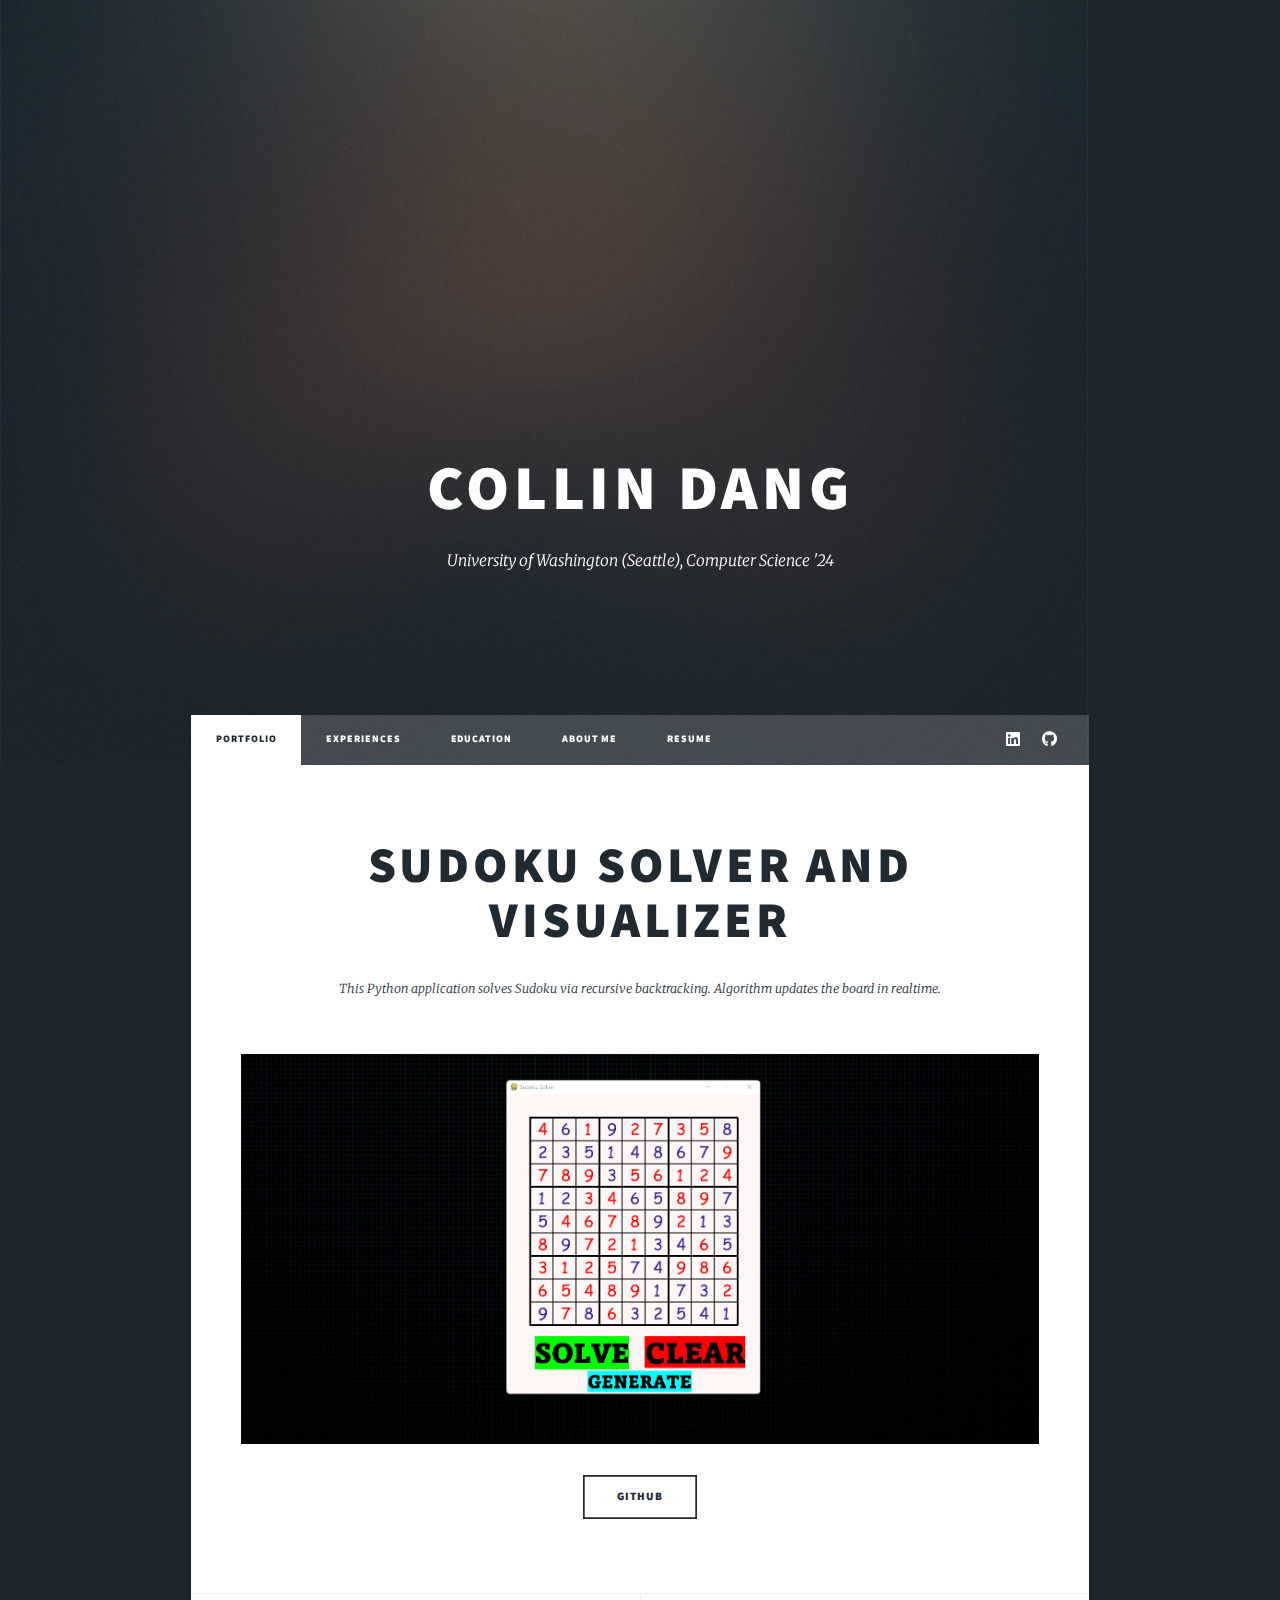
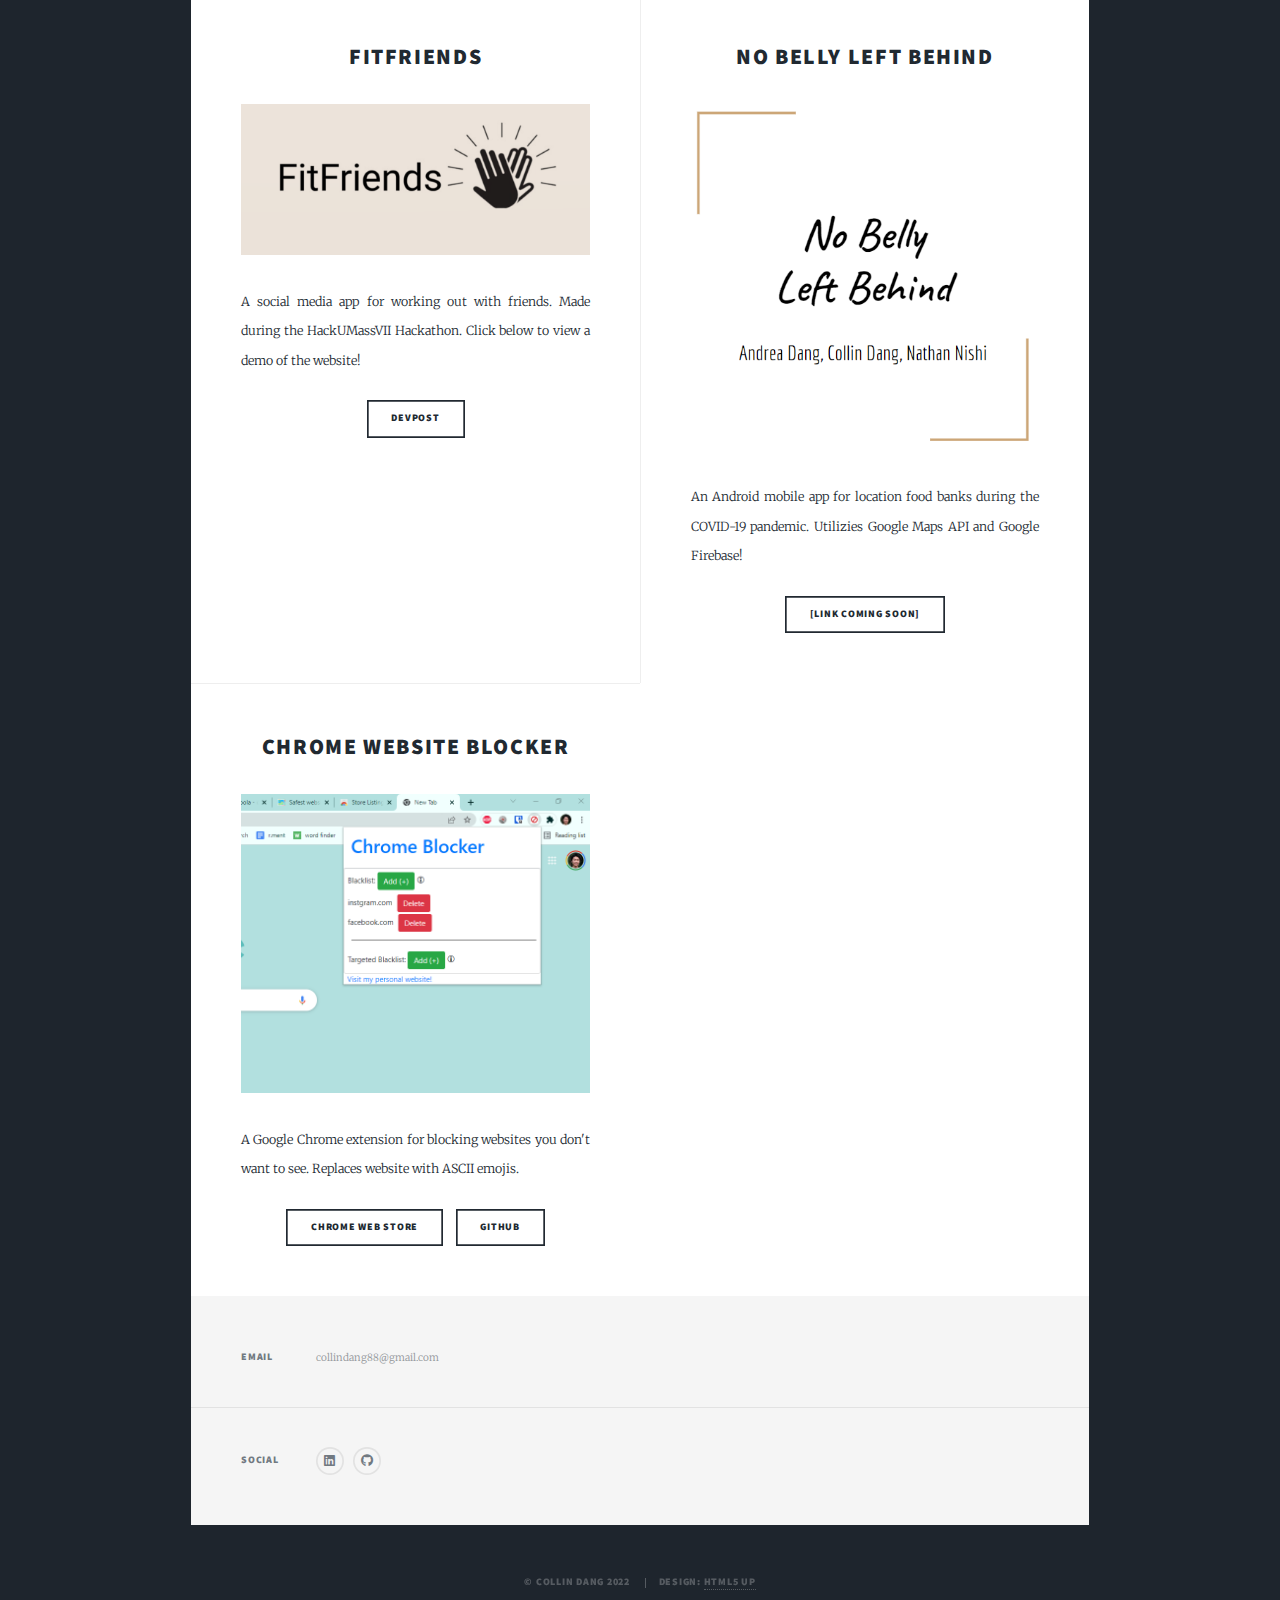
<file: index.html>
<!DOCTYPE HTML>
<!--
	Massively by HTML5 UP
	html5up.net | @ajlkn
	Free for personal and commercial use under the CCA 3.0 license (html5up.net/license)
-->
<html>

<head>
	<title>Collin Dang</title>
	<link rel="shortcut icon" type="image/jpg" href="images/favicon.jpg" />
	<meta charset="utf-8" />
	<meta name="viewport" content="width=device-width, initial-scale=1, user-scalable=no" />
	<link rel="stylesheet" href="assets/css/main.css" />
	<link rel="stylesheet" href="assets/css/custom.css" />
	<noscript>
		<link rel="stylesheet" href="assets/css/noscript.css" />
	</noscript>
</head>

<body class="is-preload">

	<!-- Wrapper -->
	<div id="wrapper" class="fade-in">

		<!-- Intro -->
		<div id="intro">
			<h1>Collin Dang</h1>
			<p>University of Washington (Seattle), Computer Science '24</p>
			<ul class="actions">
				<li><a href="#header" class="button icon solid solo fa-arrow-down scrolly v-hidden">Continue</a></li>
			</ul>
		</div>

		<!-- Nav -->
		<nav id="nav">
			<ul class="links">
				<li class="active"><a href="index.html">Portfolio</a></li>
				<li><a href="experiences.html">Experiences</a></li>
				<li><a href="education.html">Education</a></li>
				<li><a href="about_me.html">About Me</a></li>
				<li><a href="resume.html">Resume</a></li>
			</ul>
			<ul class="icons">
				<li><a target="blank" href="https://www.linkedin.com/in/collin-dang/"
						class="icon brands fa-linkedin"><span class="label">LinkedIn</span></a></li>
				<li><a target="blank" href="https://github.com/collindang88" class="icon brands fa-github"><span
							class="label">GitHub</span></a></li>
			</ul>
		</nav>

		<!-- Main -->
		<div id="main">

			<!-- Featured Post -->
			<article class="post featured">
				<header class="major">
					<h2>Sudoku Solver and Visualizer</h2>
					<p>This Python application solves Sudoku via recursive backtracking. Algorithm updates the board in
						realtime.</p>
				</header>
				<a class="image fit"><img src="images/sudoku_snip_black_background.png" alt="" /></a>
				<ul class="actions special">
					<li><a target="blank" href="https://github.com/collindang88/sudoku_solver"
							class="button large">GitHub</a></li>
				</ul>
			</article>

			<!-- Posts -->
			<section class="posts">
				<!-- <article>
					<header>
						<h2><a target="blank" href="https://github.com/collindang88/sudoku_solver">Sudoku Solver</a></h2>
					</header>
					<a class="image fit" target="blank" href="https://github.com/collindang88/sudoku_solver"><img src="images/sudoku_snip_small.png" alt="logo sudoku" /></a>
					<p>This Python application solves Sudoku via recursive backtracking. Algorithm updates the board in realtime.</p>
					<ul class="actions special">
						<li><a href="https://github.com/collindang88/sudoku_solver" class="button">Check it out</a></li>
					</ul>
				</article> -->
				<article>
					<header>
						<h2>FitFriends</h2>
					</header>
					<a class="image fit"><img src="images/fitfriends_logo_alt.png" alt="logo for fitfriends" /></a>
					<p>A social media app for working out with friends. Made during the HackUMassVII Hackathon. Click
						below to view a demo of the website!</p>
					<ul class="actions special">
						<li><a href="https://devpost.com/software/fitfriends" class="button" target="blank">Devpost</a>
						</li>
					</ul>
				</article>
				<!-- <article>
					<header>
						<h2><a href="#">Wumpus Hunter</a></h2>
					</header>
					<a href="#" class="image fit"><img src="images/pic03.jpg" alt="" /></a>
					<p>Wumpus Hunter is a 2D dungeon-crawler where you, the hero, get to hunt an elusive creature known
						as the Wumpus. Collect weapons, frying pans, and cooking ingredients
						to capture and cook the Wumpus for dinner!
					</p>
					<ul class="actions special">
						<li><a href="#" class="button">Check it out</a></li>
					</ul>
				</article> -->
				<article>
					<header>
						<h2>No Belly Left Behind</h2>
					</header>
					<a class="image fit"><img src="images/no_belly_left_behind_logo.png" alt="" /></a>
					<p>An Android mobile app for location food banks during the COVID-19 pandemic. Utilizies Google Maps
						API and Google Firebase!</p>
					<ul class="actions special">
						<li><a href="#" class="button">[Link Coming Soon]</a></li>
					</ul>
				</article>
				<article>
					<header>
						<h2>Chrome Website Blocker</h2>
					</header>
					<a class="image fit"><img src="images/chrome_snip.png" alt="" /></a>
					<p>A Google Chrome extension for blocking websites you don't want to see. Replaces website with
						ASCII emojis.</p>
					<ul class="actions special">
						<li><a href="https://chrome.google.com/webstore/detail/chrome-blocker/ihopdcjadmlmadilcokagpcmlcbdgekb"
								class="button" target="blank">Chrome Web Store</a></li>
						<li><a href="https://github.com/collindang88/chrome_blocker" class="button"
								target="blank">GitHub</a></li>
					</ul>
				</article>
				<!-- <article>
					<header>
						<h2><a href="#">Primis eget<br />
								imperdiet lorem</a></h2>
					</header>
					<a href="#" class="image fit"><img src="images/pic03.jpg" alt="" /></a>
					<p>Donec eget ex magna. Interdum et malesuada fames ac ante ipsum primis in faucibus. Pellentesque
						venenatis dolor imperdiet dolor mattis sagittis magna etiam.</p>
					<ul class="actions special">
						<li><a href="#" class="button">Full Story</a></li>
					</ul>
				</article> -->
			</section>

			<!-- Footer -->

		</div>

		<!-- Footer -->
		<footer id="footer">
			<section class="split contact">
				<section>
					<h3>Email</h3>
					<p>collindang88@gmail.com</p>
				</section>
				<section>
					<h3>Social</h3>
					<ul class="icons alt">
						<li><a target="blank" href="https://www.linkedin.com/in/collin-dang/"
								class="icon brands fa-linkedin"><span class="label">LinkedIn</span></a></li>
						<li><a target="blank" href="https://github.com/collindang88" class="icon brands fa-github"><span
									class="label">GitHub</span></a></li>
					</ul>
				</section>
			</section>
		</footer>

		<!-- Copyright -->
		<div id="copyright">
			<ul>
				<li>&copy; Collin Dang 2022</li>
				<li>Design: <a href="https://html5up.net">HTML5 UP</a></li>
			</ul>
		</div>

	</div>

	<!-- Scripts -->
	<script src="assets/js/jquery.min.js"></script>
	<script src="assets/js/jquery.scrollex.min.js"></script>
	<script src="assets/js/jquery.scrolly.min.js"></script>
	<script src="assets/js/browser.min.js"></script>
	<script src="assets/js/breakpoints.min.js"></script>
	<script src="assets/js/util.js"></script>
	<script src="assets/js/main.js"></script>

</body>

</html>
</file>
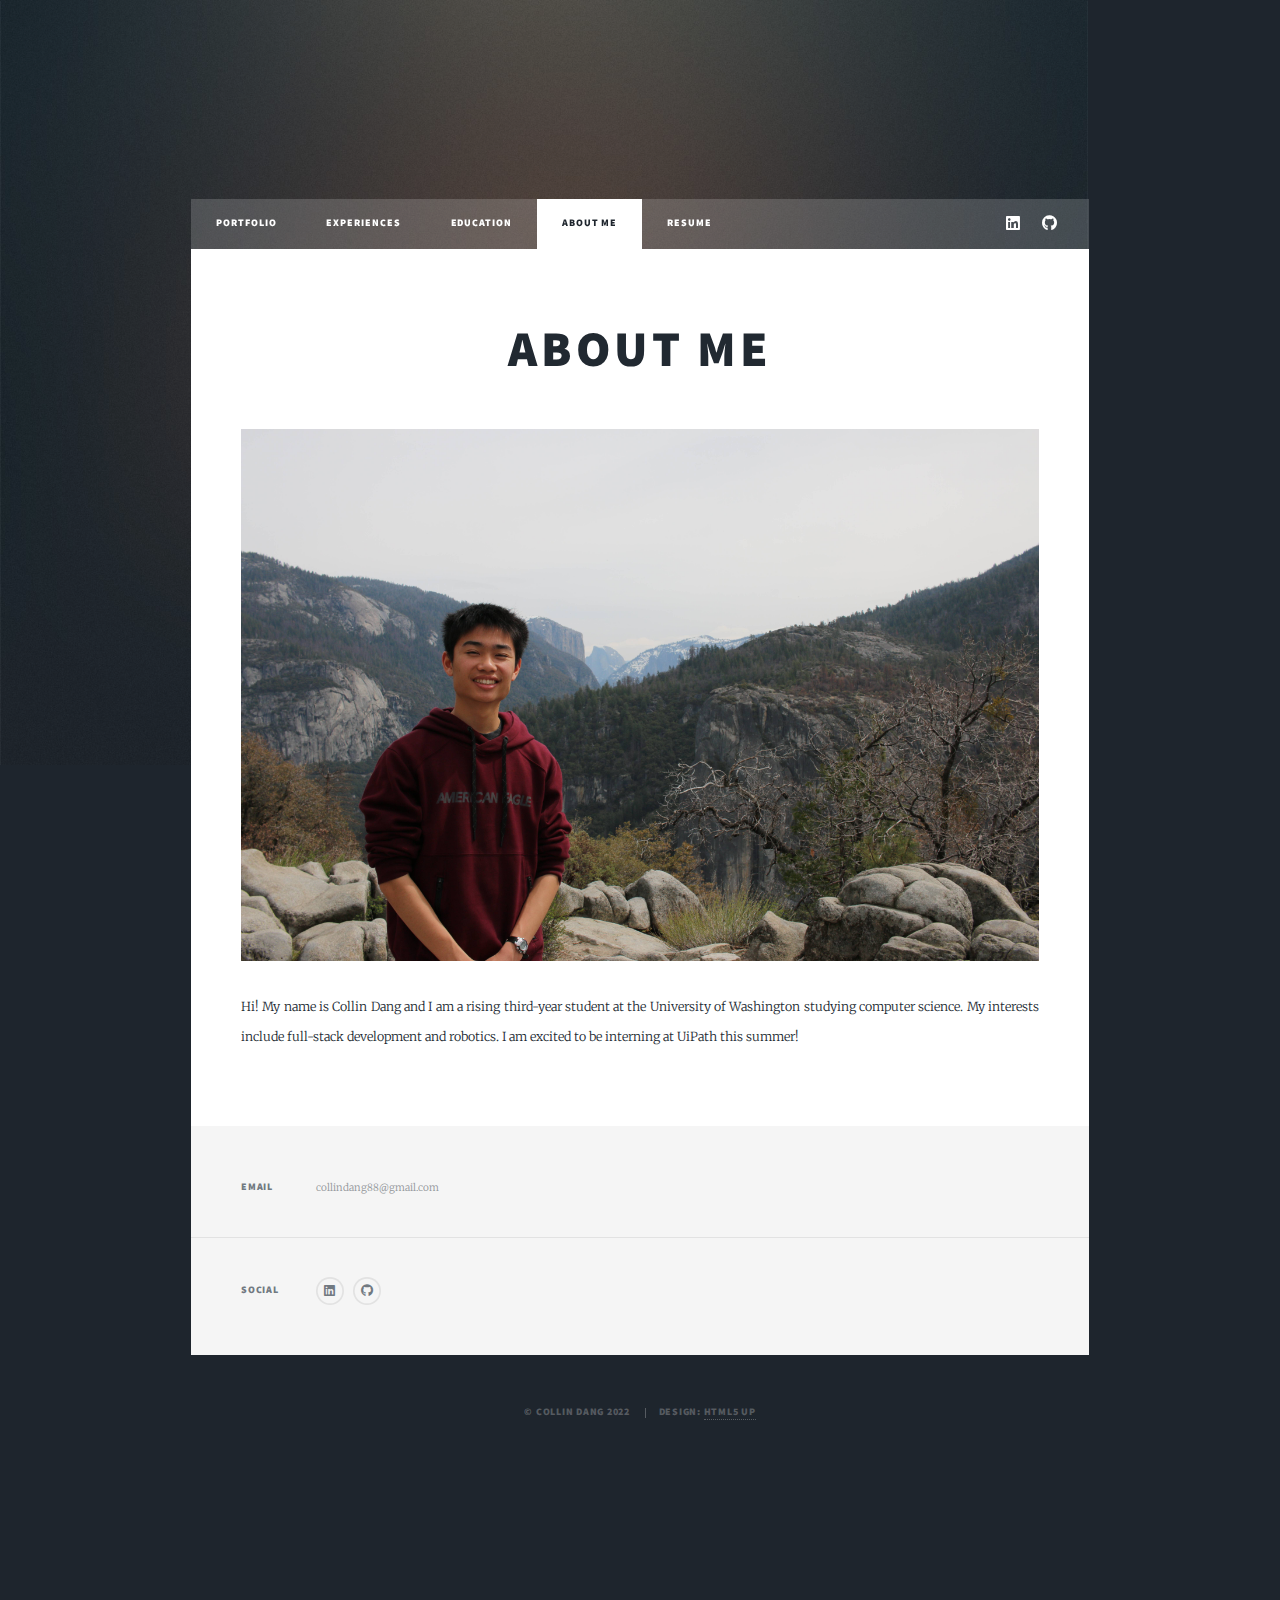
<file: about_me.html>
<!DOCTYPE HTML>
<!--
	Massively by HTML5 UP
	html5up.net | @ajlkn
	Free for personal and commercial use under the CCA 3.0 license (html5up.net/license)
-->
<html>

<head>
	<title>Collin Dang</title>
	<link rel="shortcut icon" type="image/jpg" href="images/favicon.jpg" />
	<meta charset="utf-8" />
	<meta name="viewport" content="width=device-width, initial-scale=1, user-scalable=no" />
	<link rel="stylesheet" href="assets/css/main.css" />
	<link rel="stylesheet" href="assets/css/custom.css" />
	<noscript>
		<link rel="stylesheet" href="assets/css/noscript.css" />
	</noscript>
</head>


<body class="is-preload">

	<!-- Wrapper -->
	<div id="wrapper">

		<!-- Header -->
		<header id="header">
			<a href="index.html" class="logo v-hidden">Massively</a>
		</header>

		<!-- Nav -->
		<nav id="nav">
			<ul class="links">
				<li><a href="index.html&zoom=93">Portfolio</a></li>
				<li><a href="experiences.html">Experiences</a></li>
				<li><a href="education.html">Education</a></li>
				<li class="active"><a href="about_me.html">About Me</a></li>
				<li><a href="resume.html">Resume</a></li>
			</ul>
			<ul class="icons">
				<li><a target="blank" href="https://www.linkedin.com/in/collin-dang/"
						class="icon brands fa-linkedin"><span class="label">LinkedIn</span></a></li>
				<li><a target="blank" href="https://github.com/collindang88" class="icon brands fa-github"><span
							class="label">GitHub</span></a></li>
			</ul>
		</nav>

		<!-- Main -->
		<div id="main">
			<!-- Post -->
			<section class="post">
				<header class="major">
					<h1>About Me</h1>
				</header>
				<span class="image fit"><img src="images/me.jpg" alt="picture of me" /></span>
				<p>Hi! My name is Collin Dang and I am a rising third-year student at the University of Washington
					studying computer
					science. My interests include
					full-stack development and robotics. I am excited to be interning at UiPath this summer!
				</p>
			</section>

			<!-- Post -->
			<!-- <section class="post">
				<header class="major">
					<h1>Log</h1>
				</header>
				<h2>12.1.21</h2>
				<p>Just updated this website and created the "About Me and Blog" section. Added some cool pictures as
					well. Currently two weeks away from
					finishing up my first in-person quarter at UW.
				</p>
			</section> -->
		</div>

		<!-- Footer -->
		<footer id="footer">
			<section class="split contact">
				<section>
					<h3>Email</h3>
					<p>collindang88@gmail.com</p>
				</section>
				<section>
					<h3>Social</h3>
					<ul class="icons alt">
						<li><a target="blank" href="https://www.linkedin.com/in/collin-dang/"
								class="icon brands fa-linkedin"><span class="label">LinkedIn</span></a></li>
						<li><a target="blank" href="https://github.com/collindang88" class="icon brands fa-github"><span
									class="label">GitHub</span></a></li>
					</ul>
				</section>
			</section>
		</footer>

		<!-- Copyright -->
		<div id="copyright">
			<ul>
				<li>&copy; Collin Dang 2022</li>
				<li>Design: <a href="https://html5up.net">HTML5 UP</a></li>
			</ul>
		</div>

	</div>

	<!-- Scripts -->
	<script src="assets/js/jquery.min.js"></script>
	<script src="assets/js/jquery.scrollex.min.js"></script>
	<script src="assets/js/jquery.scrolly.min.js"></script>
	<script src="assets/js/browser.min.js"></script>
	<script src="assets/js/breakpoints.min.js"></script>
	<script src="assets/js/util.js"></script>
	<script src="assets/js/main.js"></script>

</body>

</html>
</file>
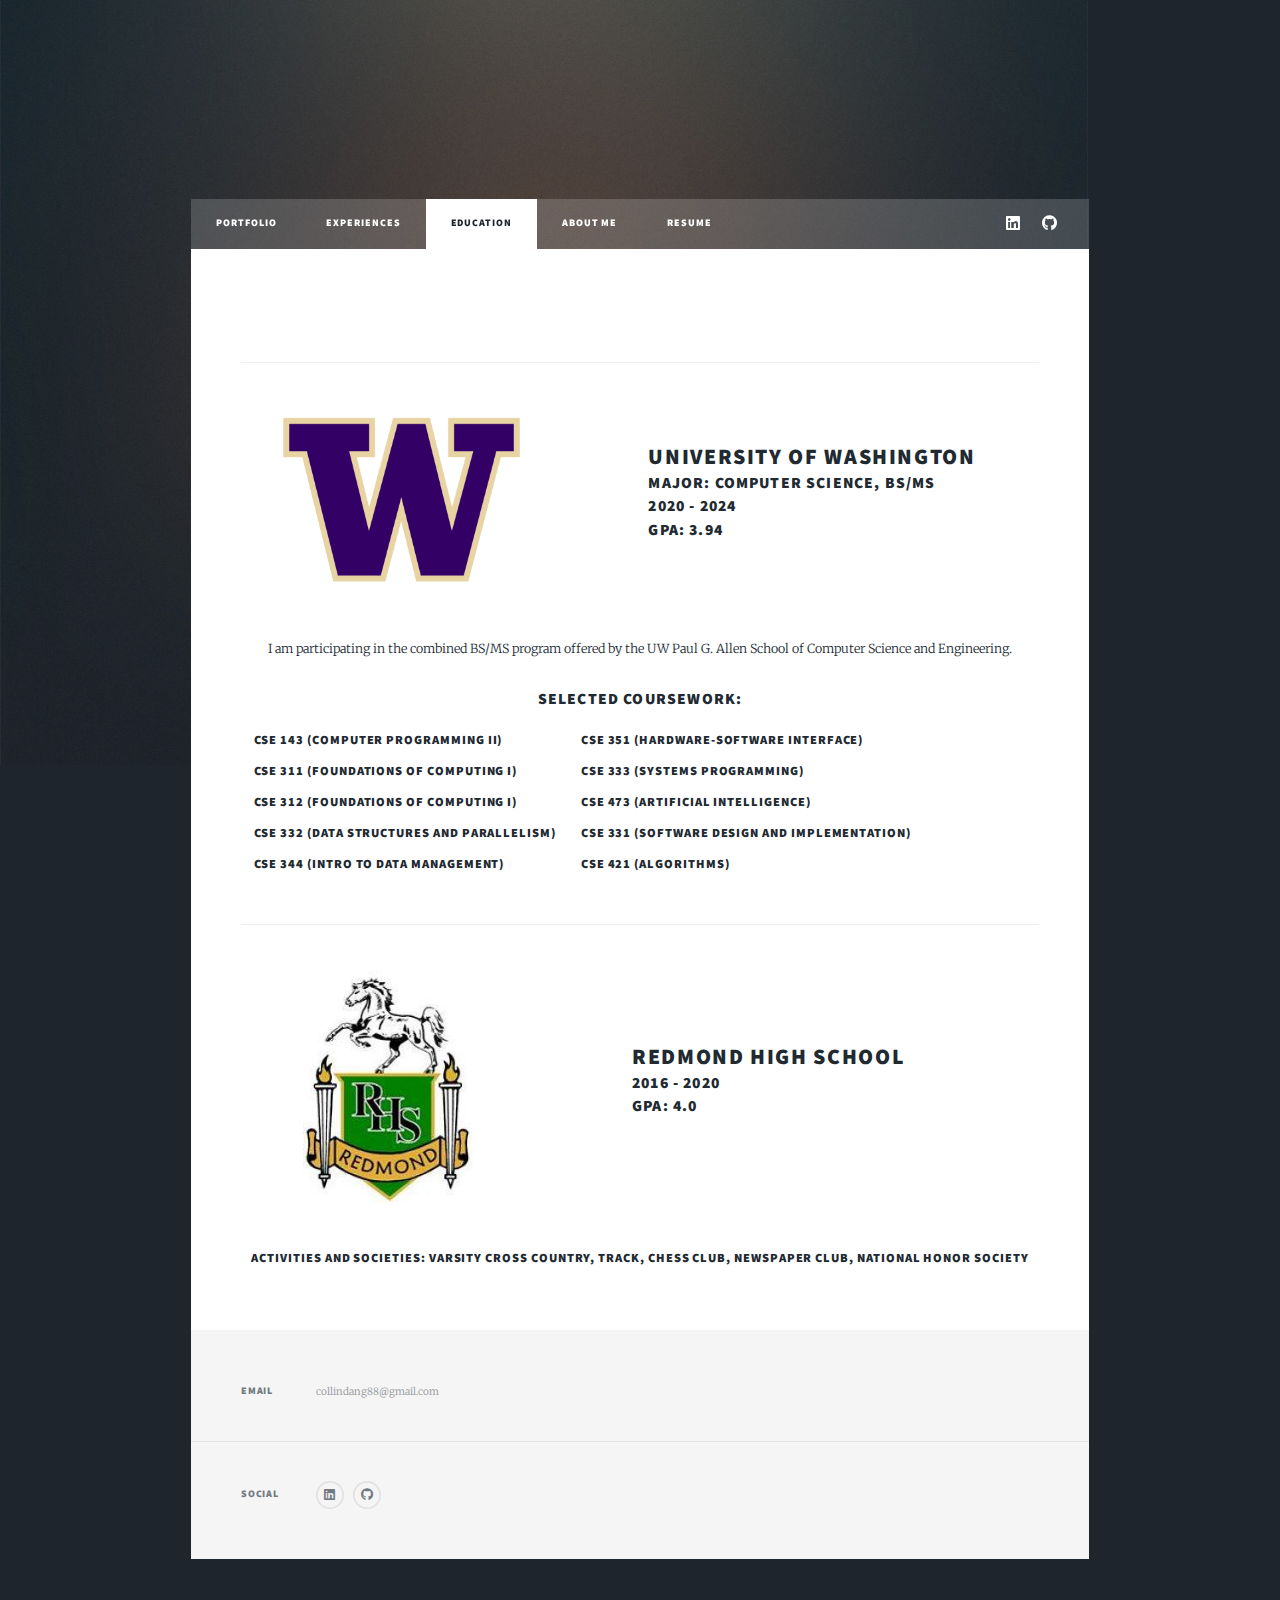
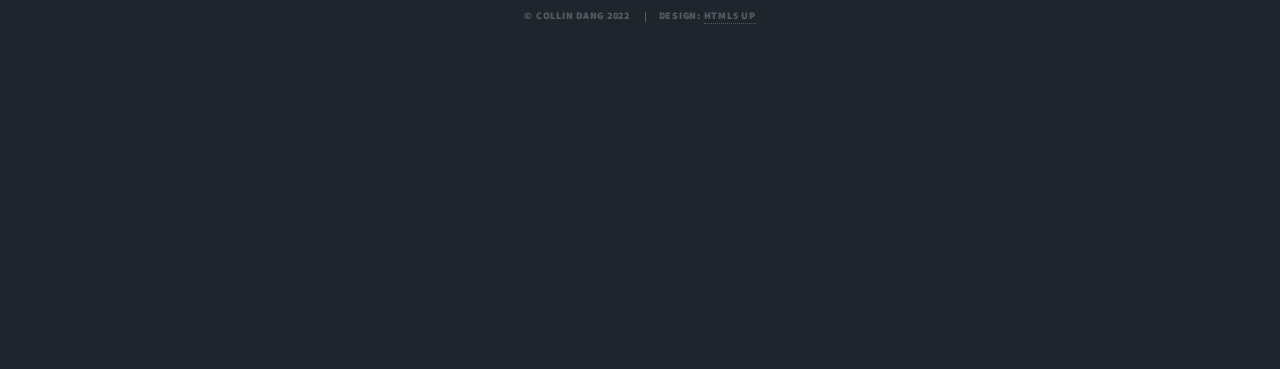
<file: education.html>
<!DOCTYPE HTML>
<!--
	Massively by HTML5 UP
	html5up.net | @ajlkn
	Free for personal and commercial use under the CCA 3.0 license (html5up.net/license)
-->
<html>

<head>
	<title>Collin Dang</title>
	<link rel="shortcut icon" type="image/jpg" href="images/favicon.jpg" />
	<meta charset="utf-8" />
	<meta name="viewport" content="width=device-width, initial-scale=1, user-scalable=no" />
	<link rel="stylesheet" href="https://cdn.jsdelivr.net/npm/bootstrap@4.3.1/dist/css/bootstrap.min.css"
		integrity="sha384-ggOyR0iXCbMQv3Xipma34MD+dH/1fQ784/j6cY/iJTQUOhcWr7x9JvoRxT2MZw1T" crossorigin="anonymous">
	<link rel="stylesheet" href="assets/css/main.css" />
	<link rel="stylesheet" href="assets/css/custom.css" />
	<noscript>
		<link rel="stylesheet" href="assets/css/noscript.css" />
	</noscript>
</head>

<body class="is-preload">

	<!-- Wrapper -->
	<div id="wrapper">

		<!-- Header -->
		<header id="header">
			<a href="index.html" class="logo v-hidden">Massively</a>
		</header>

		<!-- Nav -->
		<nav id="nav">
			<ul class="links">
				<li><a href="index.html">Portfolio</a></li>
				<li><a href="experiences.html">Experiences</a></li>
				<li class="active"><a href="education.html">Education</a></li>
				<li><a href="about_me.html">About Me</a></li>
				<li><a href="resume.html">Resume</a></li>

			</ul>
			<ul class="icons">
				<li><a target="blank" href="https://www.linkedin.com/in/collin-dang/"
						class="icon brands fa-linkedin"><span class="label">LinkedIn</span></a></li>
				<li><a target="blank" href="https://github.com/collindang88" class="icon brands fa-github"><span
							class="label">GitHub</span></a></li>
			</ul>
		</nav>

		<!-- Main -->
		<div id="main">

			<!-- Post -->
			<section class="post">
				<hr>
				<div class="inline-block flex">
					<span class="image left"><img src="images/uw_logo.png" alt="" /></span>
					<div class="m-auto">
						<h2 class="no-margin">University of Washington</h2>
						<h3 class="no-margin">Major: Computer Science, BS/MS</h3>
						<h3 class="no-margin">2020 - 2024</h3>
						<h3>GPA: 3.94</h3>
					</div>
				</div>
				<br>
				<p style="text-align: center">
					I am participating in the combined BS/MS program offered by the UW Paul G. Allen School of Computer
					Science and Engineering.
				</p>
				<div class="text-center">
					<h3>Selected Coursework:</h3>
					<div class="flex text-left">
						<div class="px-3">
							<h4>CSE 143 (Computer Programming II)</h4>
							<h4>CSE 311 (Foundations of Computing I)</h4>
							<h4>CSE 312 (Foundations of Computing I)</h4>
							<h4>CSE 332 (Data Structures and Parallelism)</h4>
							<h4>CSE 344 (Intro to Data Management)</h4>
						</div>
						<div class="px-3">
							<h4>CSE 351 (Hardware-Software Interface)</h4>
							<h4>CSE 333 (Systems Programming)</h4>
							<h4>CSE 473 (Artificial Intelligence)</h4>
							<h4>CSE 331 (Software Design and Implementation)</h4>
							<h4>CSE 421 (Algorithms)</h4>
						</div>
					</div>


				</div>
				<hr>
				<div class="inline-block flex">
					<span class="image left pl-"><img src="images/rhs_logo.jpg" alt="" /></span>
					<div class="m-auto">
						<h2 class="no-margin">Redmond High School</h2>
						<h3 class="no-margin">2016 - 2020</h3>
						<h3>GPA: 4.0</h3>
					</div>
				</div>
				<br>
				<div style="text-align: center">
					<h4>Activities and Societies: Varsity Cross Country, Track, Chess Club, Newspaper Club, National
						Honor Society</h4>
				</div>
			</section>

		</div>

		<!-- Footer -->
		<footer id="footer">
			<section class="split contact">
				<section>
					<h3>Email</h3>
					<p>collindang88@gmail.com</p>
				</section>
				<section>
					<h3>Social</h3>
					<ul class="icons alt">
						<li><a target="blank" href="https://www.linkedin.com/in/collin-dang/"
								class="icon brands fa-linkedin"><span class="label">LinkedIn</span></a></li>
						<li><a target="blank" href="https://github.com/collindang88" class="icon brands fa-github"><span
									class="label">GitHub</span></a></li>
					</ul>
				</section>
			</section>
		</footer>

		<!-- Copyright -->
		<div id="copyright">
			<ul>
				<li>&copy; Collin Dang 2022</li>
				<li>Design: <a href="https://html5up.net">HTML5 UP</a></li>
			</ul>
		</div>

	</div>

	<!-- Scripts -->
	<script src="assets/js/jquery.min.js"></script>
	<script src="assets/js/jquery.scrollex.min.js"></script>
	<script src="assets/js/jquery.scrolly.min.js"></script>
	<script src="assets/js/browser.min.js"></script>
	<script src="assets/js/breakpoints.min.js"></script>
	<script src="assets/js/util.js"></script>
	<script src="assets/js/main.js"></script>

</body>

</html>
</file>
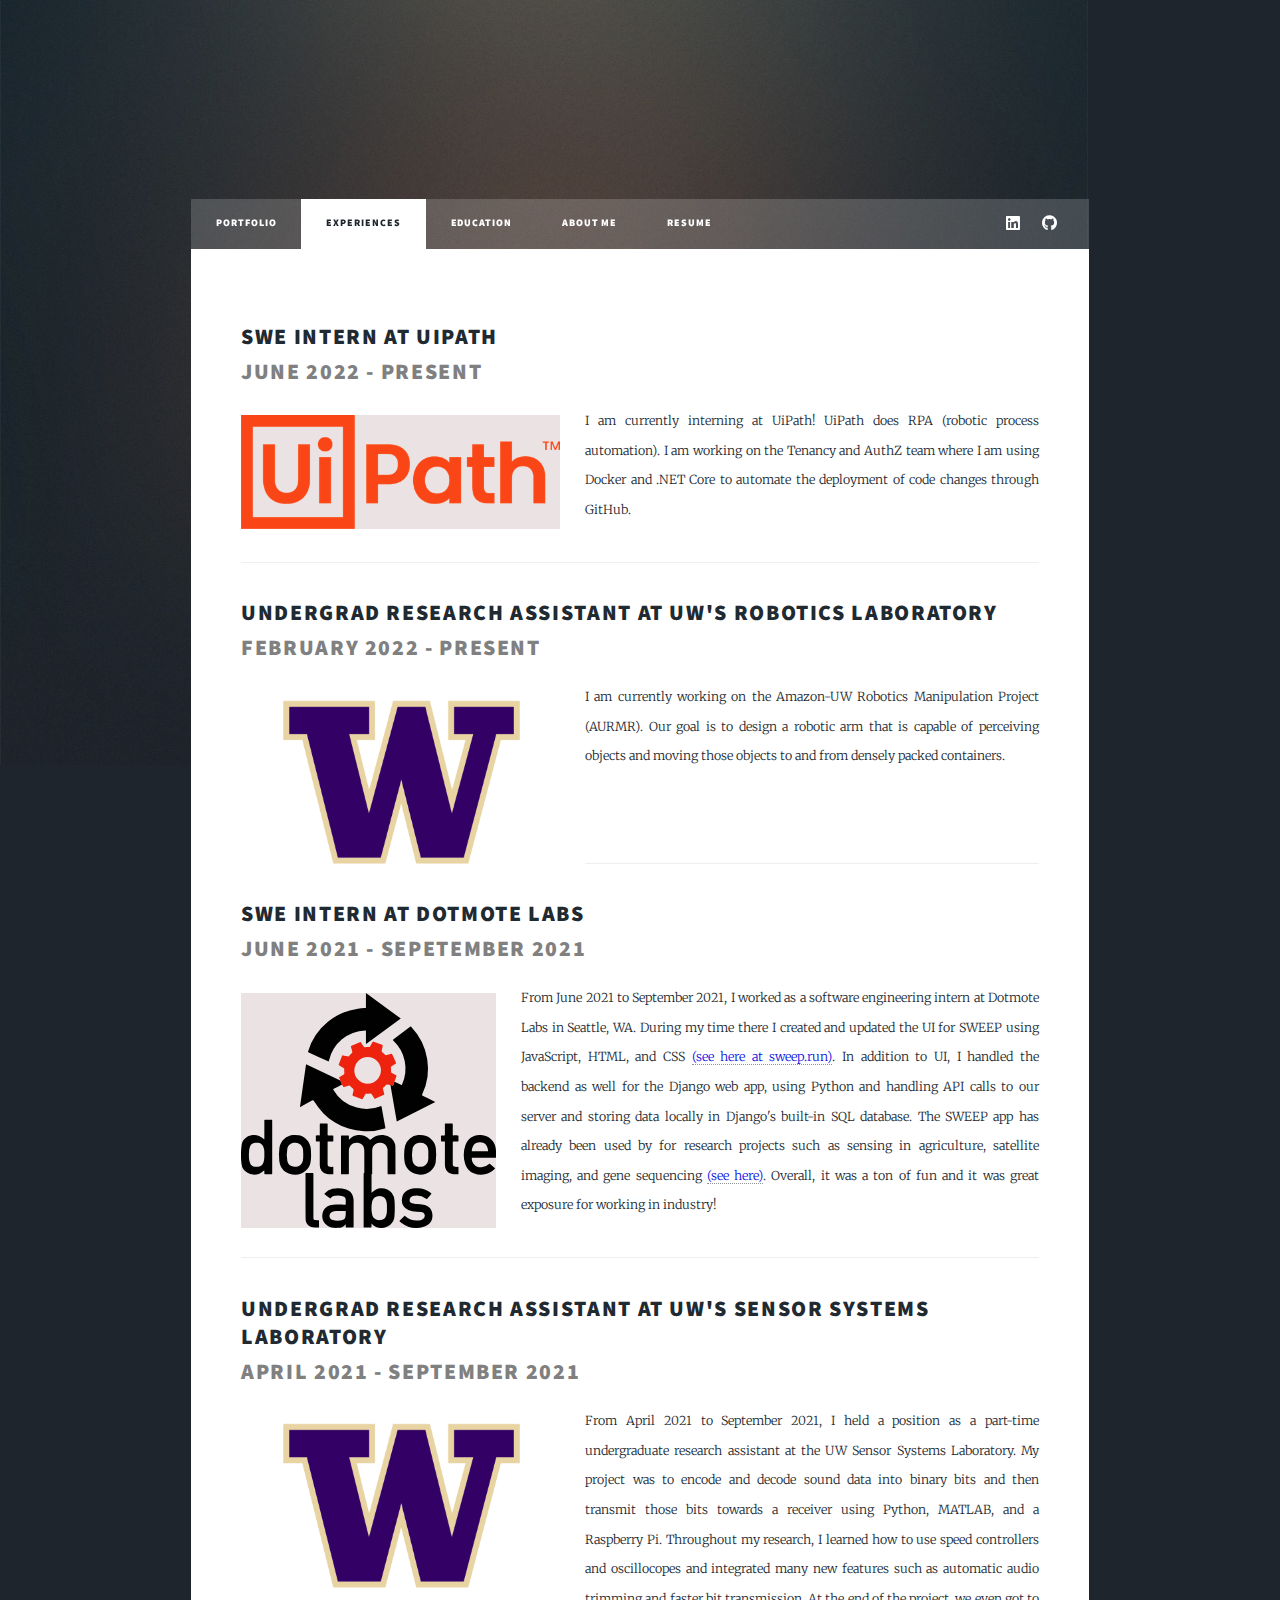
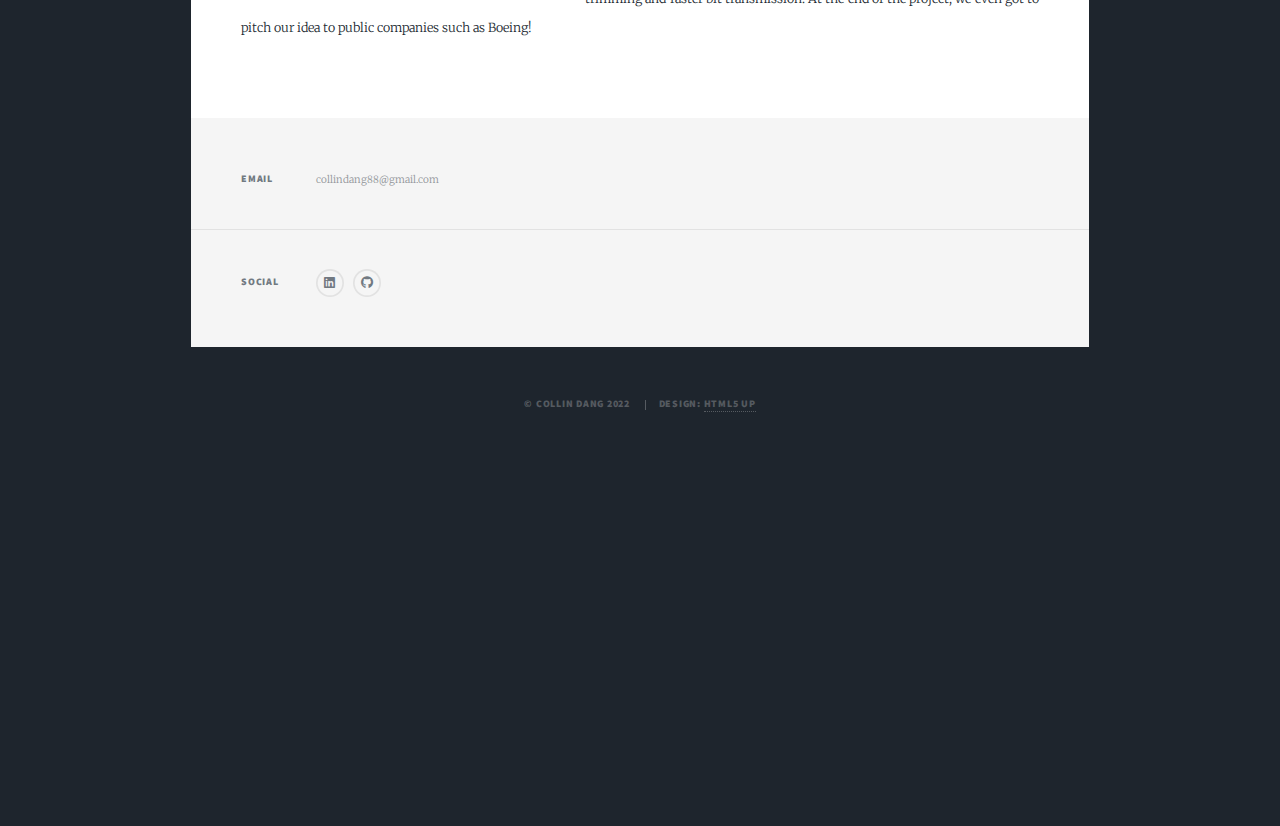
<file: experiences.html>
<!DOCTYPE HTML>
<!--
	Massively by HTML5 UP
	html5up.net | @ajlkn
	Free for personal and commercial use under the CCA 3.0 license (html5up.net/license)
-->
<html>

<head>
	<title>Collin Dang</title>
	<link rel="shortcut icon" type="image/jpg" href="images/favicon.jpg" />
	<meta charset="utf-8" />
	<meta name="viewport" content="width=device-width, initial-scale=1, user-scalable=no" />
	<link rel="stylesheet" href="assets/css/main.css" />
	<link rel="stylesheet" href="assets/css/custom.css" />
	<noscript>
		<link rel="stylesheet" href="assets/css/noscript.css" />
	</noscript>
</head>

<body class="is-preload">

	<!-- Wrapper -->
	<div id="wrapper">

		<!-- Header -->
		<header id="header">
			<a href="index.html" class="logo v-hidden">Massively</a>
		</header>

		<!-- Nav -->
		<nav id="nav">
			<ul class="links">
				<li><a href="index.html">Portfolio</a></li>
				<li class="active"><a href="experiences.html">Experiences</a></li>
				<li><a href="education.html">Education</a></li>
				<li><a href="about_me.html">About Me</a></li>
				<li><a href="resume.html">Resume</a></li>
			</ul>
			<ul class="icons">
				<li><a target="blank" href="https://www.linkedin.com/in/collin-dang/"
						class="icon brands fa-linkedin"><span class="label">LinkedIn</span></a></li>
				<li><a target="blank" href="https://github.com/collindang88" class="icon brands fa-github"><span
							class="label">GitHub</span></a></li>
			</ul>
		</nav>

		<!-- Main -->
		<div id="main">

			<!-- Post -->
			<section class="post">
				<!-- <header class="major">
					<h1>Experiences</h1>
				</header> -->
				<h2 class="mb-.3">SWE Intern at UiPath</h2>
				<h2 class="gray">June 2022 - Present</h2>
				<p><span class="image left dotmote-svg"><img src="images/uipath_logo.png" alt="" /></span>I am currently
					interning at UiPath!
					UiPath does RPA (robotic process automation). I am working on the Tenancy and AuthZ team where I am
					using Docker and .NET Core to automate the deployment
					of code changes through GitHub. </p>
				<hr>
				<h2 class="mb-.3">Undergrad Research Assistant at UW's Robotics Laboratory</h2>
				<h2 class="gray">February 2022 - Present</h2>
				<p><span class="image left"><img src="images/uw_logo.png" alt="" /></span>I am currently working on the
					Amazon-UW Robotics Manipulation Project (AURMR).
					Our goal is to design a robotic arm that is capable of perceiving objects and moving those objects
					to and from densely packed containers. </p>
				<br>
				<hr>
				<h2 class="mb-.3">SWE Intern at Dotmote Labs</h2>
				<h2 class="gray">June 2021 - Sepetember 2021</h2>
				<p><span class="image left dotmote-svg"><img src="images/dotmote_trace.svg" alt="" /></span>From June
					2021 to September 2021, I worked as a software engineering intern at Dotmote Labs in
					Seattle, WA. During my time there I created and updated the UI for SWEEP using JavaScript, HTML, and
					CSS <a href="https://sweep.run/" target="blank" class="color-blue">(see here at sweep.run)</a>.
					In addition to UI, I handled the backend as well for the Django web app, using Python and handling
					API calls to our
					server and storing data locally in Django's built-in SQL database. The SWEEP app has already been
					used by for research projects such as sensing in agriculture,
					satellite imaging, and gene sequencing <a href="https://sweep.run/examples/" target="blank"
						class="color-blue">(see here)</a>. Overall, it was a ton of fun and it was great exposure for
					working in industry!</p>
				<hr>
				<h2 class="mb-.3">Undergrad Research Assistant at UW's Sensor Systems Laboratory</h2>
				<h2 class="gray">April 2021 - September 2021</h2>
				<p><span class="image left"><img src="images/uw_logo.png" alt="" /></span>From April 2021 to September
					2021, I held a position as a part-time undergraduate research assistant at the UW Sensor Systems
					Laboratory.
					My project was to encode and decode sound data into binary bits and then transmit those bits towards
					a receiver using Python, MATLAB, and a Raspberry Pi.
					Throughout my research, I learned how to use speed controllers and oscillocopes and integrated many
					new features such as automatic audio trimming and faster bit transmission.
					At the end of the project, we even got to pitch our idea to public companies such as Boeing!</p>
			</section>

		</div>

		<!-- Footer -->
		<footer id="footer">
			<section class="split contact">
				<section>
					<h3>Email</h3>
					<p>collindang88@gmail.com</p>
				</section>
				<section>
					<h3>Social</h3>
					<ul class="icons alt">
						<li><a target="blank" href="https://www.linkedin.com/in/collin-dang/"
								class="icon brands fa-linkedin"><span class="label">LinkedIn</span></a></li>
						<li><a target="blank" href="https://github.com/collindang88" class="icon brands fa-github"><span
									class="label">GitHub</span></a></li>
					</ul>
				</section>
			</section>
		</footer>

		<!-- Copyright -->
		<div id="copyright">
			<ul>
				<li>&copy; Collin Dang 2022</li>
				<li>Design: <a href="https://html5up.net">HTML5 UP</a></li>
			</ul>
		</div>

	</div>

	<!-- Scripts -->
	<script src="assets/js/jquery.min.js"></script>
	<script src="assets/js/jquery.scrollex.min.js"></script>
	<script src="assets/js/jquery.scrolly.min.js"></script>
	<script src="assets/js/browser.min.js"></script>
	<script src="assets/js/breakpoints.min.js"></script>
	<script src="assets/js/util.js"></script>
	<script src="assets/js/main.js"></script>

</body>

</html>
</file>
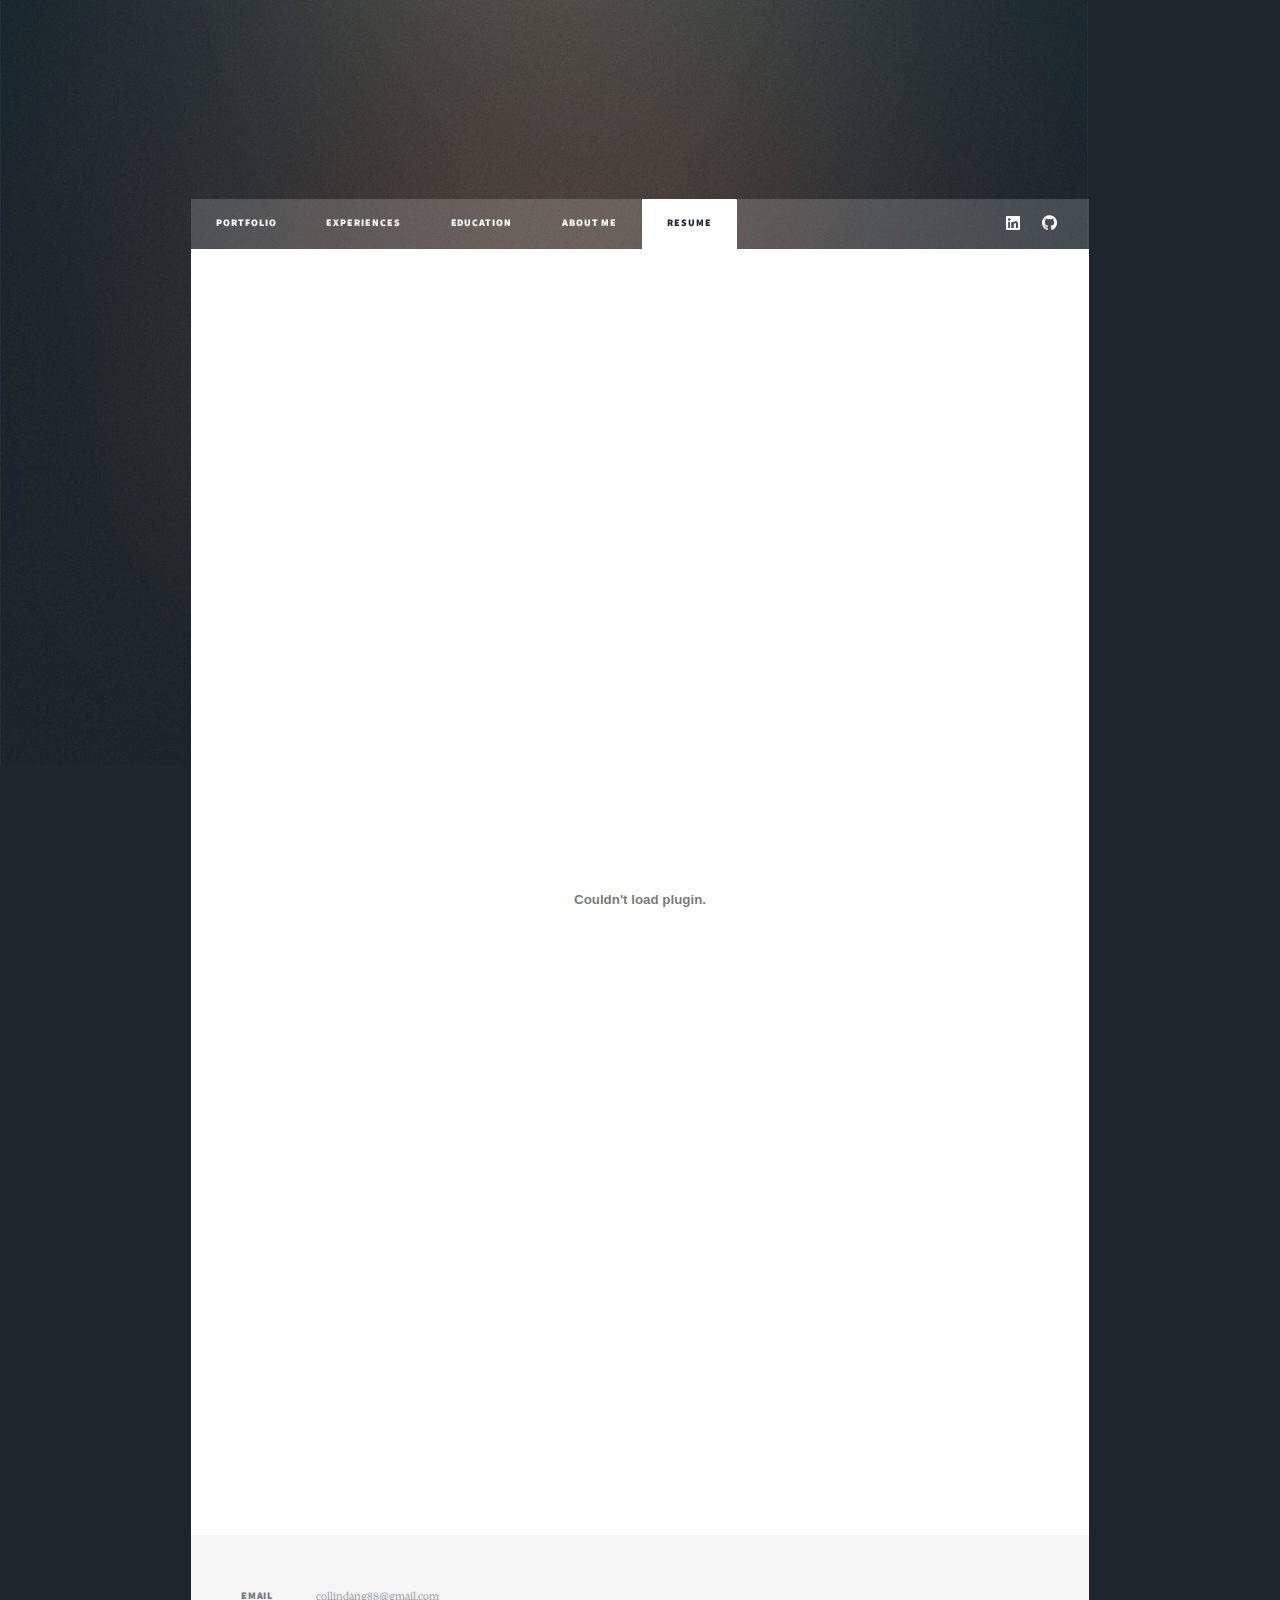
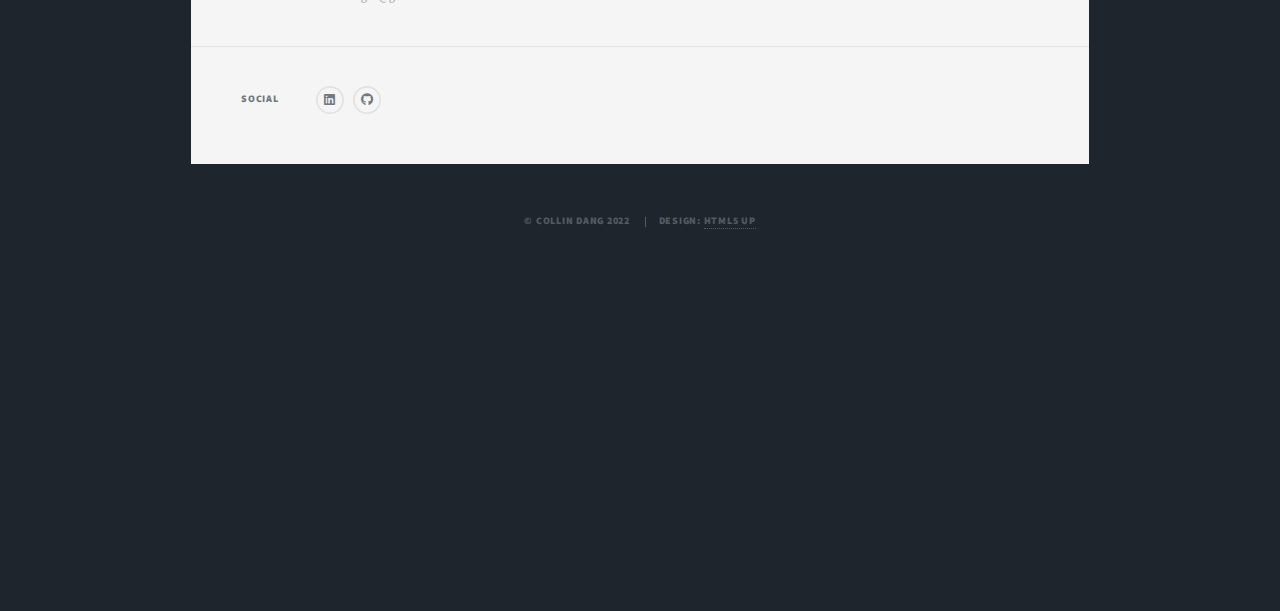
<file: resume.html>
<!DOCTYPE HTML>
<!--
	Massively by HTML5 UP
	html5up.net | @ajlkn
	Free for personal and commercial use under the CCA 3.0 license (html5up.net/license)
-->
<html>

<head>
	<title>Collin Dang</title>
	<link rel="shortcut icon" type="image/jpg" href="images/favicon.jpg" />
	<meta charset="utf-8" />
	<meta name="viewport" content="width=device-width, initial-scale=1, user-scalable=no" />
	<link rel="stylesheet" href="assets/css/main.css" />
	<link rel="stylesheet" href="assets/css/custom.css" />
	<noscript>
		<link rel="stylesheet" href="assets/css/noscript.css" />
	</noscript>
</head>


<body class="is-preload">

	<!-- Wrapper -->
	<div id="wrapper">

		<!-- Header -->
		<header id="header">
			<a href="index.html" class="logo v-hidden">Massively</a>
		</header>

		<!-- Nav -->
		<nav id="nav">
			<ul class="links">
				<li><a href="index.html">Portfolio</a></li>
				<li><a href="experiences.html">Experiences</a></li>
				<li><a href="education.html">Education</a></li>
				<li class><a href="about_me.html">About Me</a></li>
				<li class="active"><a href="resume.html">Resume</a></li>
			</ul>
			<ul class="icons">
				<li><a target="blank" href="https://www.linkedin.com/in/collin-dang/"
						class="icon brands fa-linkedin"><span class="label">LinkedIn</span></a></li>
				<li><a target="blank" href="https://github.com/collindang88" class="icon brands fa-github"><span
							class="label">GitHub</span></a></li>
			</ul>
		</nav>

		<!-- Main -->
		<div id="main" style="text-align: center">
			<embed src="./pdfs/Collin_Dang_Resume.pdf" width="100%" height="1500px" />
		</div>

		<!-- Footer -->
		<footer id="footer">
			<section class="split contact">
				<section>
					<h3>Email</h3>
					<p>collindang88@gmail.com</p>
				</section>
				<section>
					<h3>Social</h3>
					<ul class="icons alt">
						<li><a target="blank" href="https://www.linkedin.com/in/collin-dang/"
								class="icon brands fa-linkedin"><span class="label">LinkedIn</span></a></li>
						<li><a target="blank" href="https://github.com/collindang88" class="icon brands fa-github"><span
									class="label">GitHub</span></a></li>
					</ul>
				</section>
			</section>
		</footer>

		<!-- Copyright -->
		<div id="copyright">
			<ul>
				<li>&copy; Collin Dang 2022</li>
				<li>Design: <a href="https://html5up.net">HTML5 UP</a></li>
			</ul>
		</div>

	</div>

	<!-- Scripts -->
	<script src="assets/js/jquery.min.js"></script>
	<script src="assets/js/jquery.scrollex.min.js"></script>
	<script src="assets/js/jquery.scrolly.min.js"></script>
	<script src="assets/js/browser.min.js"></script>
	<script src="assets/js/breakpoints.min.js"></script>
	<script src="assets/js/util.js"></script>
	<script src="assets/js/main.js"></script>

</body>

</html>
</file>
<file: assets/css/custom.css>
.v-hidden {
    visibility: hidden !important;
}

.color-blue {
    color:#0b0fe3;
}

.dotmote-svg {
    background-color: #EBE3E3;
}

/*
body {
    -moz-transform: scale(0.75, 0.75);
    zoom: 0.75;
    zoom: 75%;
}
*/
body {
    -moz-transform: scale(0.85, 0.85);
    zoom: 0.85;
    zoom: 85%;
}


.inline-block {
    display: inline-block;
    clear: both;
}

.no-margin {
    margin-top: 0;
    margin-bottom: 0;
    margin-left: 0;
    margin-right: 0;
}

.flex {
    display: flex;
}

.m-auto {
    margin: auto;
}

.gray {
    color: gray;
}

.mb-\.3 {
    margin-bottom: .3em;
}

.pl- {
    padding-left: 5em;
}
</file>
<file: assets/css/main.css>
@import url(fontawesome-all.min.css);
@import url("https://fonts.googleapis.com/css?family=Merriweather:300,700,300italic,700italic|Source+Sans+Pro:900");

/*
	Massively by HTML5 UP
	html5up.net | @ajlkn
	Free for personal and commercial use under the CCA 3.0 license (html5up.net/license)
*/

html, body, div, span, applet, object,
iframe, h1, h2, h3, h4, h5, h6, p, blockquote,
pre, a, abbr, acronym, address, big, cite,
code, del, dfn, em, img, ins, kbd, q, s, samp,
small, strike, strong, sub, sup, tt, var, b,
u, i, center, dl, dt, dd, ol, ul, li, fieldset,
form, label, legend, table, caption, tbody,
tfoot, thead, tr, th, td, article, aside,
canvas, details, embed, figure, figcaption,
footer, header, hgroup, menu, nav, output, ruby,
section, summary, time, mark, audio, video {
	margin: 0;
	padding: 0;
	border: 0;
	font-size: 100%;
	font: inherit;
	vertical-align: baseline;}

article, aside, details, figcaption, figure,
footer, header, hgroup, menu, nav, section {
	display: block;}

body {
	line-height: 1;
}

ol, ul {
	list-style: none;
}

blockquote, q {
	quotes: none;
}

	blockquote:before, blockquote:after, q:before, q:after {
		content: '';
		content: none;
	}

table {
	border-collapse: collapse;
	border-spacing: 0;
}

body {
	-webkit-text-size-adjust: none;
}

mark {
	background-color: transparent;
	color: inherit;
}

input::-moz-focus-inner {
	border: 0;
	padding: 0;
}

input, select, textarea {
	-moz-appearance: none;
	-webkit-appearance: none;
	-ms-appearance: none;
	appearance: none;
}

/* Basic */

	@-ms-viewport {
		width: device-width;
	}

	body {
		-ms-overflow-style: scrollbar;
	}

	@media screen and (max-width: 480px) {

		html, body {
			min-width: 320px;
		}

	}

	html {
		box-sizing: border-box;
	}

	*, *:before, *:after {
		box-sizing: inherit;
	}

	body {
		background-color: #1e252d;
	}

		body.is-preload *, body.is-preload *:before, body.is-preload *:after {
			-moz-animation: none !important;
			-webkit-animation: none !important;
			-ms-animation: none !important;
			animation: none !important;
			-moz-transition: none !important;
			-webkit-transition: none !important;
			-ms-transition: none !important;
			transition: none !important;
		}

/* Type */

	html {
		font-size: 16pt;
	}

		@media screen and (max-width: 1680px) {

			html {
				font-size: 12pt;
			}

		}

		@media screen and (max-width: 1280px) {

			html {
				font-size: 11pt;
			}

		}

		@media screen and (max-width: 360px) {

			html {
				font-size: 10pt;
			}

		}

	body {
		color: #212931;
	}

	body, input, select, textarea {
		font-family: "Merriweather", Georgia, serif;
		font-weight: 300;
		font-size: 1rem;
		line-height: 2.375;
	}

	a {
		-moz-transition: color 0.2s ease-in-out, background-color 0.2s ease-in-out, border-color 0.2s ease-in-out, box-shadow 0.2s ease-in-out;
		-webkit-transition: color 0.2s ease-in-out, background-color 0.2s ease-in-out, border-color 0.2s ease-in-out, box-shadow 0.2s ease-in-out;
		-ms-transition: color 0.2s ease-in-out, background-color 0.2s ease-in-out, border-color 0.2s ease-in-out, box-shadow 0.2s ease-in-out;
		transition: color 0.2s ease-in-out, background-color 0.2s ease-in-out, border-color 0.2s ease-in-out, box-shadow 0.2s ease-in-out;
		border-bottom: dotted 1px;
		text-decoration: none;
	}

		a:hover {
			border-bottom-color: transparent;
		}

	strong, b {
		font-weight: 600;
	}

	em, i {
		font-style: italic;
	}

	p {
		text-align: justify;
		margin: 0 0 2rem 0;
	}

	h1, h2, h3, h4, h5, h6 {
		font-family: "Source Sans Pro", Helvetica, sans-serif;
		font-weight: 900;
		line-height: 1.5;
		letter-spacing: 0.075em;
		text-transform: uppercase;
		margin: 0 0 1rem 0;
	}

		h1 a, h2 a, h3 a, h4 a, h5 a, h6 a {
			border-bottom: 0;
			color: inherit;
			text-decoration: none;
		}

	h1 {
		font-size: 4rem;
		line-height: 1.1;
		margin: 0 0 2rem 0;
	}

	h2 {
		font-size: 1.75rem;
		line-height: 1.3;
		margin: 0 0 1.5rem 0;
	}

	h3 {
		font-size: 1.25rem;
		margin: 0 0 1.5rem 0;
	}

	h4 {
		font-size: 1rem;
	}

	h5 {
		font-size: 0.9rem;
	}

	h6 {
		font-size: 0.8rem;
	}

	sub {
		font-size: 0.8rem;
		position: relative;
		top: 0.5rem;
	}

	sup {
		font-size: 0.8rem;
		position: relative;
		top: -0.5rem;
	}

	blockquote {
		border-left: solid 4px;
		font-style: italic;
		margin: 0 0 2rem 0;
		padding: 0.5rem 0 0.5rem 2rem;
	}

	code {
		border: solid 2px;
		font-family: "Courier New", monospace;
		font-size: 0.9rem;
		margin: 0 0.25rem;
		padding: 0.25rem 0.65rem;
	}

	pre {
		-webkit-overflow-scrolling: touch;
		font-family: "Courier New", monospace;
		font-size: 0.9rem;
		margin: 0 0 2rem 0;
	}

		pre code {
			display: block;
			line-height: 1.75;
			padding: 1rem 1.5rem;
			overflow-x: auto;
		}

	hr {
		border: 0;
		border-bottom: solid 2px;
		margin: 3rem 0;
	}

		hr.major {
			margin: 5rem 0;
		}

	.align-left {
		text-align: left;
	}

	.align-center {
		text-align: center;
	}

	.align-right {
		text-align: right;
	}

	input, select, textarea {
		color: #212931;
	}

	a {
		color: #212931;
		border-bottom-color: rgba(33, 41, 49, 0.5);
	}

		a:hover {
			border-bottom-color: transparent;
			color: #18bfef !important;
		}

	strong, b {
		color: #212931;
	}

	h1, h2, h3, h4, h5, h6 {
		color: #212931;
	}

	blockquote {
		border-left-color: #eeeeee;
	}

	code {
		background: rgba(220, 220, 220, 0.25);
		border-color: #eeeeee;
	}

	hr {
		border-bottom-color: #eeeeee;
	}

/* Row */

	.row {
		display: flex;
		flex-wrap: wrap;
		box-sizing: border-box;
		align-items: stretch;
	}

		.row > * {
			box-sizing: border-box;
		}

		.row.gtr-uniform > * > :last-child {
			margin-bottom: 0;
		}

		.row.aln-left {
			justify-content: flex-start;
		}

		.row.aln-center {
			justify-content: center;
		}

		.row.aln-right {
			justify-content: flex-end;
		}

		.row.aln-top {
			align-items: flex-start;
		}

		.row.aln-middle {
			align-items: center;
		}

		.row.aln-bottom {
			align-items: flex-end;
		}

		.row > .imp {
			order: -1;
		}

		.row > .col-1 {
			width: 8.33333%;
		}

		.row > .off-1 {
			margin-left: 8.33333%;
		}

		.row > .col-2 {
			width: 16.66667%;
		}

		.row > .off-2 {
			margin-left: 16.66667%;
		}

		.row > .col-3 {
			width: 25%;
		}

		.row > .off-3 {
			margin-left: 25%;
		}

		.row > .col-4 {
			width: 33.33333%;
		}

		.row > .off-4 {
			margin-left: 33.33333%;
		}

		.row > .col-5 {
			width: 41.66667%;
		}

		.row > .off-5 {
			margin-left: 41.66667%;
		}

		.row > .col-6 {
			width: 50%;
		}

		.row > .off-6 {
			margin-left: 50%;
		}

		.row > .col-7 {
			width: 58.33333%;
		}

		.row > .off-7 {
			margin-left: 58.33333%;
		}

		.row > .col-8 {
			width: 66.66667%;
		}

		.row > .off-8 {
			margin-left: 66.66667%;
		}

		.row > .col-9 {
			width: 75%;
		}

		.row > .off-9 {
			margin-left: 75%;
		}

		.row > .col-10 {
			width: 83.33333%;
		}

		.row > .off-10 {
			margin-left: 83.33333%;
		}

		.row > .col-11 {
			width: 91.66667%;
		}

		.row > .off-11 {
			margin-left: 91.66667%;
		}

		.row > .col-12 {
			width: 100%;
		}

		.row > .off-12 {
			margin-left: 100%;
		}

		.row.gtr-0 {
			margin-top: 0;
			margin-left: 0rem;
		}

			.row.gtr-0 > * {
				padding: 0 0 0 0rem;
			}

			.row.gtr-0.gtr-uniform {
				margin-top: 0rem;
			}

				.row.gtr-0.gtr-uniform > * {
					padding-top: 0rem;
				}

		.row.gtr-25 {
			margin-top: 0;
			margin-left: -0.375rem;
		}

			.row.gtr-25 > * {
				padding: 0 0 0 0.375rem;
			}

			.row.gtr-25.gtr-uniform {
				margin-top: -0.375rem;
			}

				.row.gtr-25.gtr-uniform > * {
					padding-top: 0.375rem;
				}

		.row.gtr-50 {
			margin-top: 0;
			margin-left: -0.75rem;
		}

			.row.gtr-50 > * {
				padding: 0 0 0 0.75rem;
			}

			.row.gtr-50.gtr-uniform {
				margin-top: -0.75rem;
			}

				.row.gtr-50.gtr-uniform > * {
					padding-top: 0.75rem;
				}

		.row {
			margin-top: 0;
			margin-left: -1.5rem;
		}

			.row > * {
				padding: 0 0 0 1.5rem;
			}

			.row.gtr-uniform {
				margin-top: -1.5rem;
			}

				.row.gtr-uniform > * {
					padding-top: 1.5rem;
				}

		.row.gtr-150 {
			margin-top: 0;
			margin-left: -2.25rem;
		}

			.row.gtr-150 > * {
				padding: 0 0 0 2.25rem;
			}

			.row.gtr-150.gtr-uniform {
				margin-top: -2.25rem;
			}

				.row.gtr-150.gtr-uniform > * {
					padding-top: 2.25rem;
				}

		.row.gtr-200 {
			margin-top: 0;
			margin-left: -3rem;
		}

			.row.gtr-200 > * {
				padding: 0 0 0 3rem;
			}

			.row.gtr-200.gtr-uniform {
				margin-top: -3rem;
			}

				.row.gtr-200.gtr-uniform > * {
					padding-top: 3rem;
				}

		@media screen and (max-width: 1680px) {

			.row {
				display: flex;
				flex-wrap: wrap;
				box-sizing: border-box;
				align-items: stretch;
			}

				.row > * {
					box-sizing: border-box;
				}

				.row.gtr-uniform > * > :last-child {
					margin-bottom: 0;
				}

				.row.aln-left {
					justify-content: flex-start;
				}

				.row.aln-center {
					justify-content: center;
				}

				.row.aln-right {
					justify-content: flex-end;
				}

				.row.aln-top {
					align-items: flex-start;
				}

				.row.aln-middle {
					align-items: center;
				}

				.row.aln-bottom {
					align-items: flex-end;
				}

				.row > .imp-xlarge {
					order: -1;
				}

				.row > .col-1-xlarge {
					width: 8.33333%;
				}

				.row > .off-1-xlarge {
					margin-left: 8.33333%;
				}

				.row > .col-2-xlarge {
					width: 16.66667%;
				}

				.row > .off-2-xlarge {
					margin-left: 16.66667%;
				}

				.row > .col-3-xlarge {
					width: 25%;
				}

				.row > .off-3-xlarge {
					margin-left: 25%;
				}

				.row > .col-4-xlarge {
					width: 33.33333%;
				}

				.row > .off-4-xlarge {
					margin-left: 33.33333%;
				}

				.row > .col-5-xlarge {
					width: 41.66667%;
				}

				.row > .off-5-xlarge {
					margin-left: 41.66667%;
				}

				.row > .col-6-xlarge {
					width: 50%;
				}

				.row > .off-6-xlarge {
					margin-left: 50%;
				}

				.row > .col-7-xlarge {
					width: 58.33333%;
				}

				.row > .off-7-xlarge {
					margin-left: 58.33333%;
				}

				.row > .col-8-xlarge {
					width: 66.66667%;
				}

				.row > .off-8-xlarge {
					margin-left: 66.66667%;
				}

				.row > .col-9-xlarge {
					width: 75%;
				}

				.row > .off-9-xlarge {
					margin-left: 75%;
				}

				.row > .col-10-xlarge {
					width: 83.33333%;
				}

				.row > .off-10-xlarge {
					margin-left: 83.33333%;
				}

				.row > .col-11-xlarge {
					width: 91.66667%;
				}

				.row > .off-11-xlarge {
					margin-left: 91.66667%;
				}

				.row > .col-12-xlarge {
					width: 100%;
				}

				.row > .off-12-xlarge {
					margin-left: 100%;
				}

				.row.gtr-0 {
					margin-top: 0;
					margin-left: 0rem;
				}

					.row.gtr-0 > * {
						padding: 0 0 0 0rem;
					}

					.row.gtr-0.gtr-uniform {
						margin-top: 0rem;
					}

						.row.gtr-0.gtr-uniform > * {
							padding-top: 0rem;
						}

				.row.gtr-25 {
					margin-top: 0;
					margin-left: -0.375rem;
				}

					.row.gtr-25 > * {
						padding: 0 0 0 0.375rem;
					}

					.row.gtr-25.gtr-uniform {
						margin-top: -0.375rem;
					}

						.row.gtr-25.gtr-uniform > * {
							padding-top: 0.375rem;
						}

				.row.gtr-50 {
					margin-top: 0;
					margin-left: -0.75rem;
				}

					.row.gtr-50 > * {
						padding: 0 0 0 0.75rem;
					}

					.row.gtr-50.gtr-uniform {
						margin-top: -0.75rem;
					}

						.row.gtr-50.gtr-uniform > * {
							padding-top: 0.75rem;
						}

				.row {
					margin-top: 0;
					margin-left: -1.5rem;
				}

					.row > * {
						padding: 0 0 0 1.5rem;
					}

					.row.gtr-uniform {
						margin-top: -1.5rem;
					}

						.row.gtr-uniform > * {
							padding-top: 1.5rem;
						}

				.row.gtr-150 {
					margin-top: 0;
					margin-left: -2.25rem;
				}

					.row.gtr-150 > * {
						padding: 0 0 0 2.25rem;
					}

					.row.gtr-150.gtr-uniform {
						margin-top: -2.25rem;
					}

						.row.gtr-150.gtr-uniform > * {
							padding-top: 2.25rem;
						}

				.row.gtr-200 {
					margin-top: 0;
					margin-left: -3rem;
				}

					.row.gtr-200 > * {
						padding: 0 0 0 3rem;
					}

					.row.gtr-200.gtr-uniform {
						margin-top: -3rem;
					}

						.row.gtr-200.gtr-uniform > * {
							padding-top: 3rem;
						}

		}

		@media screen and (max-width: 1280px) {

			.row {
				display: flex;
				flex-wrap: wrap;
				box-sizing: border-box;
				align-items: stretch;
			}

				.row > * {
					box-sizing: border-box;
				}

				.row.gtr-uniform > * > :last-child {
					margin-bottom: 0;
				}

				.row.aln-left {
					justify-content: flex-start;
				}

				.row.aln-center {
					justify-content: center;
				}

				.row.aln-right {
					justify-content: flex-end;
				}

				.row.aln-top {
					align-items: flex-start;
				}

				.row.aln-middle {
					align-items: center;
				}

				.row.aln-bottom {
					align-items: flex-end;
				}

				.row > .imp-large {
					order: -1;
				}

				.row > .col-1-large {
					width: 8.33333%;
				}

				.row > .off-1-large {
					margin-left: 8.33333%;
				}

				.row > .col-2-large {
					width: 16.66667%;
				}

				.row > .off-2-large {
					margin-left: 16.66667%;
				}

				.row > .col-3-large {
					width: 25%;
				}

				.row > .off-3-large {
					margin-left: 25%;
				}

				.row > .col-4-large {
					width: 33.33333%;
				}

				.row > .off-4-large {
					margin-left: 33.33333%;
				}

				.row > .col-5-large {
					width: 41.66667%;
				}

				.row > .off-5-large {
					margin-left: 41.66667%;
				}

				.row > .col-6-large {
					width: 50%;
				}

				.row > .off-6-large {
					margin-left: 50%;
				}

				.row > .col-7-large {
					width: 58.33333%;
				}

				.row > .off-7-large {
					margin-left: 58.33333%;
				}

				.row > .col-8-large {
					width: 66.66667%;
				}

				.row > .off-8-large {
					margin-left: 66.66667%;
				}

				.row > .col-9-large {
					width: 75%;
				}

				.row > .off-9-large {
					margin-left: 75%;
				}

				.row > .col-10-large {
					width: 83.33333%;
				}

				.row > .off-10-large {
					margin-left: 83.33333%;
				}

				.row > .col-11-large {
					width: 91.66667%;
				}

				.row > .off-11-large {
					margin-left: 91.66667%;
				}

				.row > .col-12-large {
					width: 100%;
				}

				.row > .off-12-large {
					margin-left: 100%;
				}

				.row.gtr-0 {
					margin-top: 0;
					margin-left: 0rem;
				}

					.row.gtr-0 > * {
						padding: 0 0 0 0rem;
					}

					.row.gtr-0.gtr-uniform {
						margin-top: 0rem;
					}

						.row.gtr-0.gtr-uniform > * {
							padding-top: 0rem;
						}

				.row.gtr-25 {
					margin-top: 0;
					margin-left: -0.375rem;
				}

					.row.gtr-25 > * {
						padding: 0 0 0 0.375rem;
					}

					.row.gtr-25.gtr-uniform {
						margin-top: -0.375rem;
					}

						.row.gtr-25.gtr-uniform > * {
							padding-top: 0.375rem;
						}

				.row.gtr-50 {
					margin-top: 0;
					margin-left: -0.75rem;
				}

					.row.gtr-50 > * {
						padding: 0 0 0 0.75rem;
					}

					.row.gtr-50.gtr-uniform {
						margin-top: -0.75rem;
					}

						.row.gtr-50.gtr-uniform > * {
							padding-top: 0.75rem;
						}

				.row {
					margin-top: 0;
					margin-left: -1.5rem;
				}

					.row > * {
						padding: 0 0 0 1.5rem;
					}

					.row.gtr-uniform {
						margin-top: -1.5rem;
					}

						.row.gtr-uniform > * {
							padding-top: 1.5rem;
						}

				.row.gtr-150 {
					margin-top: 0;
					margin-left: -2.25rem;
				}

					.row.gtr-150 > * {
						padding: 0 0 0 2.25rem;
					}

					.row.gtr-150.gtr-uniform {
						margin-top: -2.25rem;
					}

						.row.gtr-150.gtr-uniform > * {
							padding-top: 2.25rem;
						}

				.row.gtr-200 {
					margin-top: 0;
					margin-left: -3rem;
				}

					.row.gtr-200 > * {
						padding: 0 0 0 3rem;
					}

					.row.gtr-200.gtr-uniform {
						margin-top: -3rem;
					}

						.row.gtr-200.gtr-uniform > * {
							padding-top: 3rem;
						}

		}

		@media screen and (max-width: 980px) {

			.row {
				display: flex;
				flex-wrap: wrap;
				box-sizing: border-box;
				align-items: stretch;
			}

				.row > * {
					box-sizing: border-box;
				}

				.row.gtr-uniform > * > :last-child {
					margin-bottom: 0;
				}

				.row.aln-left {
					justify-content: flex-start;
				}

				.row.aln-center {
					justify-content: center;
				}

				.row.aln-right {
					justify-content: flex-end;
				}

				.row.aln-top {
					align-items: flex-start;
				}

				.row.aln-middle {
					align-items: center;
				}

				.row.aln-bottom {
					align-items: flex-end;
				}

				.row > .imp-medium {
					order: -1;
				}

				.row > .col-1-medium {
					width: 8.33333%;
				}

				.row > .off-1-medium {
					margin-left: 8.33333%;
				}

				.row > .col-2-medium {
					width: 16.66667%;
				}

				.row > .off-2-medium {
					margin-left: 16.66667%;
				}

				.row > .col-3-medium {
					width: 25%;
				}

				.row > .off-3-medium {
					margin-left: 25%;
				}

				.row > .col-4-medium {
					width: 33.33333%;
				}

				.row > .off-4-medium {
					margin-left: 33.33333%;
				}

				.row > .col-5-medium {
					width: 41.66667%;
				}

				.row > .off-5-medium {
					margin-left: 41.66667%;
				}

				.row > .col-6-medium {
					width: 50%;
				}

				.row > .off-6-medium {
					margin-left: 50%;
				}

				.row > .col-7-medium {
					width: 58.33333%;
				}

				.row > .off-7-medium {
					margin-left: 58.33333%;
				}

				.row > .col-8-medium {
					width: 66.66667%;
				}

				.row > .off-8-medium {
					margin-left: 66.66667%;
				}

				.row > .col-9-medium {
					width: 75%;
				}

				.row > .off-9-medium {
					margin-left: 75%;
				}

				.row > .col-10-medium {
					width: 83.33333%;
				}

				.row > .off-10-medium {
					margin-left: 83.33333%;
				}

				.row > .col-11-medium {
					width: 91.66667%;
				}

				.row > .off-11-medium {
					margin-left: 91.66667%;
				}

				.row > .col-12-medium {
					width: 100%;
				}

				.row > .off-12-medium {
					margin-left: 100%;
				}

				.row.gtr-0 {
					margin-top: 0;
					margin-left: 0rem;
				}

					.row.gtr-0 > * {
						padding: 0 0 0 0rem;
					}

					.row.gtr-0.gtr-uniform {
						margin-top: 0rem;
					}

						.row.gtr-0.gtr-uniform > * {
							padding-top: 0rem;
						}

				.row.gtr-25 {
					margin-top: 0;
					margin-left: -0.375rem;
				}

					.row.gtr-25 > * {
						padding: 0 0 0 0.375rem;
					}

					.row.gtr-25.gtr-uniform {
						margin-top: -0.375rem;
					}

						.row.gtr-25.gtr-uniform > * {
							padding-top: 0.375rem;
						}

				.row.gtr-50 {
					margin-top: 0;
					margin-left: -0.75rem;
				}

					.row.gtr-50 > * {
						padding: 0 0 0 0.75rem;
					}

					.row.gtr-50.gtr-uniform {
						margin-top: -0.75rem;
					}

						.row.gtr-50.gtr-uniform > * {
							padding-top: 0.75rem;
						}

				.row {
					margin-top: 0;
					margin-left: -1.5rem;
				}

					.row > * {
						padding: 0 0 0 1.5rem;
					}

					.row.gtr-uniform {
						margin-top: -1.5rem;
					}

						.row.gtr-uniform > * {
							padding-top: 1.5rem;
						}

				.row.gtr-150 {
					margin-top: 0;
					margin-left: -2.25rem;
				}

					.row.gtr-150 > * {
						padding: 0 0 0 2.25rem;
					}

					.row.gtr-150.gtr-uniform {
						margin-top: -2.25rem;
					}

						.row.gtr-150.gtr-uniform > * {
							padding-top: 2.25rem;
						}

				.row.gtr-200 {
					margin-top: 0;
					margin-left: -3rem;
				}

					.row.gtr-200 > * {
						padding: 0 0 0 3rem;
					}

					.row.gtr-200.gtr-uniform {
						margin-top: -3rem;
					}

						.row.gtr-200.gtr-uniform > * {
							padding-top: 3rem;
						}

		}

		@media screen and (max-width: 736px) {

			.row {
				display: flex;
				flex-wrap: wrap;
				box-sizing: border-box;
				align-items: stretch;
			}

				.row > * {
					box-sizing: border-box;
				}

				.row.gtr-uniform > * > :last-child {
					margin-bottom: 0;
				}

				.row.aln-left {
					justify-content: flex-start;
				}

				.row.aln-center {
					justify-content: center;
				}

				.row.aln-right {
					justify-content: flex-end;
				}

				.row.aln-top {
					align-items: flex-start;
				}

				.row.aln-middle {
					align-items: center;
				}

				.row.aln-bottom {
					align-items: flex-end;
				}

				.row > .imp-small {
					order: -1;
				}

				.row > .col-1-small {
					width: 8.33333%;
				}

				.row > .off-1-small {
					margin-left: 8.33333%;
				}

				.row > .col-2-small {
					width: 16.66667%;
				}

				.row > .off-2-small {
					margin-left: 16.66667%;
				}

				.row > .col-3-small {
					width: 25%;
				}

				.row > .off-3-small {
					margin-left: 25%;
				}

				.row > .col-4-small {
					width: 33.33333%;
				}

				.row > .off-4-small {
					margin-left: 33.33333%;
				}

				.row > .col-5-small {
					width: 41.66667%;
				}

				.row > .off-5-small {
					margin-left: 41.66667%;
				}

				.row > .col-6-small {
					width: 50%;
				}

				.row > .off-6-small {
					margin-left: 50%;
				}

				.row > .col-7-small {
					width: 58.33333%;
				}

				.row > .off-7-small {
					margin-left: 58.33333%;
				}

				.row > .col-8-small {
					width: 66.66667%;
				}

				.row > .off-8-small {
					margin-left: 66.66667%;
				}

				.row > .col-9-small {
					width: 75%;
				}

				.row > .off-9-small {
					margin-left: 75%;
				}

				.row > .col-10-small {
					width: 83.33333%;
				}

				.row > .off-10-small {
					margin-left: 83.33333%;
				}

				.row > .col-11-small {
					width: 91.66667%;
				}

				.row > .off-11-small {
					margin-left: 91.66667%;
				}

				.row > .col-12-small {
					width: 100%;
				}

				.row > .off-12-small {
					margin-left: 100%;
				}

				.row.gtr-0 {
					margin-top: 0;
					margin-left: 0rem;
				}

					.row.gtr-0 > * {
						padding: 0 0 0 0rem;
					}

					.row.gtr-0.gtr-uniform {
						margin-top: 0rem;
					}

						.row.gtr-0.gtr-uniform > * {
							padding-top: 0rem;
						}

				.row.gtr-25 {
					margin-top: 0;
					margin-left: -0.375rem;
				}

					.row.gtr-25 > * {
						padding: 0 0 0 0.375rem;
					}

					.row.gtr-25.gtr-uniform {
						margin-top: -0.375rem;
					}

						.row.gtr-25.gtr-uniform > * {
							padding-top: 0.375rem;
						}

				.row.gtr-50 {
					margin-top: 0;
					margin-left: -0.75rem;
				}

					.row.gtr-50 > * {
						padding: 0 0 0 0.75rem;
					}

					.row.gtr-50.gtr-uniform {
						margin-top: -0.75rem;
					}

						.row.gtr-50.gtr-uniform > * {
							padding-top: 0.75rem;
						}

				.row {
					margin-top: 0;
					margin-left: -1.5rem;
				}

					.row > * {
						padding: 0 0 0 1.5rem;
					}

					.row.gtr-uniform {
						margin-top: -1.5rem;
					}

						.row.gtr-uniform > * {
							padding-top: 1.5rem;
						}

				.row.gtr-150 {
					margin-top: 0;
					margin-left: -2.25rem;
				}

					.row.gtr-150 > * {
						padding: 0 0 0 2.25rem;
					}

					.row.gtr-150.gtr-uniform {
						margin-top: -2.25rem;
					}

						.row.gtr-150.gtr-uniform > * {
							padding-top: 2.25rem;
						}

				.row.gtr-200 {
					margin-top: 0;
					margin-left: -3rem;
				}

					.row.gtr-200 > * {
						padding: 0 0 0 3rem;
					}

					.row.gtr-200.gtr-uniform {
						margin-top: -3rem;
					}

						.row.gtr-200.gtr-uniform > * {
							padding-top: 3rem;
						}

		}

		@media screen and (max-width: 480px) {

			.row {
				display: flex;
				flex-wrap: wrap;
				box-sizing: border-box;
				align-items: stretch;
			}

				.row > * {
					box-sizing: border-box;
				}

				.row.gtr-uniform > * > :last-child {
					margin-bottom: 0;
				}

				.row.aln-left {
					justify-content: flex-start;
				}

				.row.aln-center {
					justify-content: center;
				}

				.row.aln-right {
					justify-content: flex-end;
				}

				.row.aln-top {
					align-items: flex-start;
				}

				.row.aln-middle {
					align-items: center;
				}

				.row.aln-bottom {
					align-items: flex-end;
				}

				.row > .imp-xsmall {
					order: -1;
				}

				.row > .col-1-xsmall {
					width: 8.33333%;
				}

				.row > .off-1-xsmall {
					margin-left: 8.33333%;
				}

				.row > .col-2-xsmall {
					width: 16.66667%;
				}

				.row > .off-2-xsmall {
					margin-left: 16.66667%;
				}

				.row > .col-3-xsmall {
					width: 25%;
				}

				.row > .off-3-xsmall {
					margin-left: 25%;
				}

				.row > .col-4-xsmall {
					width: 33.33333%;
				}

				.row > .off-4-xsmall {
					margin-left: 33.33333%;
				}

				.row > .col-5-xsmall {
					width: 41.66667%;
				}

				.row > .off-5-xsmall {
					margin-left: 41.66667%;
				}

				.row > .col-6-xsmall {
					width: 50%;
				}

				.row > .off-6-xsmall {
					margin-left: 50%;
				}

				.row > .col-7-xsmall {
					width: 58.33333%;
				}

				.row > .off-7-xsmall {
					margin-left: 58.33333%;
				}

				.row > .col-8-xsmall {
					width: 66.66667%;
				}

				.row > .off-8-xsmall {
					margin-left: 66.66667%;
				}

				.row > .col-9-xsmall {
					width: 75%;
				}

				.row > .off-9-xsmall {
					margin-left: 75%;
				}

				.row > .col-10-xsmall {
					width: 83.33333%;
				}

				.row > .off-10-xsmall {
					margin-left: 83.33333%;
				}

				.row > .col-11-xsmall {
					width: 91.66667%;
				}

				.row > .off-11-xsmall {
					margin-left: 91.66667%;
				}

				.row > .col-12-xsmall {
					width: 100%;
				}

				.row > .off-12-xsmall {
					margin-left: 100%;
				}

				.row.gtr-0 {
					margin-top: 0;
					margin-left: 0rem;
				}

					.row.gtr-0 > * {
						padding: 0 0 0 0rem;
					}

					.row.gtr-0.gtr-uniform {
						margin-top: 0rem;
					}

						.row.gtr-0.gtr-uniform > * {
							padding-top: 0rem;
						}

				.row.gtr-25 {
					margin-top: 0;
					margin-left: -0.375rem;
				}

					.row.gtr-25 > * {
						padding: 0 0 0 0.375rem;
					}

					.row.gtr-25.gtr-uniform {
						margin-top: -0.375rem;
					}

						.row.gtr-25.gtr-uniform > * {
							padding-top: 0.375rem;
						}

				.row.gtr-50 {
					margin-top: 0;
					margin-left: -0.75rem;
				}

					.row.gtr-50 > * {
						padding: 0 0 0 0.75rem;
					}

					.row.gtr-50.gtr-uniform {
						margin-top: -0.75rem;
					}

						.row.gtr-50.gtr-uniform > * {
							padding-top: 0.75rem;
						}

				.row {
					margin-top: 0;
					margin-left: -1.5rem;
				}

					.row > * {
						padding: 0 0 0 1.5rem;
					}

					.row.gtr-uniform {
						margin-top: -1.5rem;
					}

						.row.gtr-uniform > * {
							padding-top: 1.5rem;
						}

				.row.gtr-150 {
					margin-top: 0;
					margin-left: -2.25rem;
				}

					.row.gtr-150 > * {
						padding: 0 0 0 2.25rem;
					}

					.row.gtr-150.gtr-uniform {
						margin-top: -2.25rem;
					}

						.row.gtr-150.gtr-uniform > * {
							padding-top: 2.25rem;
						}

				.row.gtr-200 {
					margin-top: 0;
					margin-left: -3rem;
				}

					.row.gtr-200 > * {
						padding: 0 0 0 3rem;
					}

					.row.gtr-200.gtr-uniform {
						margin-top: -3rem;
					}

						.row.gtr-200.gtr-uniform > * {
							padding-top: 3rem;
						}

		}

		@media screen and (max-width: 360px) {

			.row {
				display: flex;
				flex-wrap: wrap;
				box-sizing: border-box;
				align-items: stretch;
			}

				.row > * {
					box-sizing: border-box;
				}

				.row.gtr-uniform > * > :last-child {
					margin-bottom: 0;
				}

				.row.aln-left {
					justify-content: flex-start;
				}

				.row.aln-center {
					justify-content: center;
				}

				.row.aln-right {
					justify-content: flex-end;
				}

				.row.aln-top {
					align-items: flex-start;
				}

				.row.aln-middle {
					align-items: center;
				}

				.row.aln-bottom {
					align-items: flex-end;
				}

				.row > .imp-xxsmall {
					order: -1;
				}

				.row > .col-1-xxsmall {
					width: 8.33333%;
				}

				.row > .off-1-xxsmall {
					margin-left: 8.33333%;
				}

				.row > .col-2-xxsmall {
					width: 16.66667%;
				}

				.row > .off-2-xxsmall {
					margin-left: 16.66667%;
				}

				.row > .col-3-xxsmall {
					width: 25%;
				}

				.row > .off-3-xxsmall {
					margin-left: 25%;
				}

				.row > .col-4-xxsmall {
					width: 33.33333%;
				}

				.row > .off-4-xxsmall {
					margin-left: 33.33333%;
				}

				.row > .col-5-xxsmall {
					width: 41.66667%;
				}

				.row > .off-5-xxsmall {
					margin-left: 41.66667%;
				}

				.row > .col-6-xxsmall {
					width: 50%;
				}

				.row > .off-6-xxsmall {
					margin-left: 50%;
				}

				.row > .col-7-xxsmall {
					width: 58.33333%;
				}

				.row > .off-7-xxsmall {
					margin-left: 58.33333%;
				}

				.row > .col-8-xxsmall {
					width: 66.66667%;
				}

				.row > .off-8-xxsmall {
					margin-left: 66.66667%;
				}

				.row > .col-9-xxsmall {
					width: 75%;
				}

				.row > .off-9-xxsmall {
					margin-left: 75%;
				}

				.row > .col-10-xxsmall {
					width: 83.33333%;
				}

				.row > .off-10-xxsmall {
					margin-left: 83.33333%;
				}

				.row > .col-11-xxsmall {
					width: 91.66667%;
				}

				.row > .off-11-xxsmall {
					margin-left: 91.66667%;
				}

				.row > .col-12-xxsmall {
					width: 100%;
				}

				.row > .off-12-xxsmall {
					margin-left: 100%;
				}

				.row.gtr-0 {
					margin-top: 0;
					margin-left: 0rem;
				}

					.row.gtr-0 > * {
						padding: 0 0 0 0rem;
					}

					.row.gtr-0.gtr-uniform {
						margin-top: 0rem;
					}

						.row.gtr-0.gtr-uniform > * {
							padding-top: 0rem;
						}

				.row.gtr-25 {
					margin-top: 0;
					margin-left: -0.375rem;
				}

					.row.gtr-25 > * {
						padding: 0 0 0 0.375rem;
					}

					.row.gtr-25.gtr-uniform {
						margin-top: -0.375rem;
					}

						.row.gtr-25.gtr-uniform > * {
							padding-top: 0.375rem;
						}

				.row.gtr-50 {
					margin-top: 0;
					margin-left: -0.75rem;
				}

					.row.gtr-50 > * {
						padding: 0 0 0 0.75rem;
					}

					.row.gtr-50.gtr-uniform {
						margin-top: -0.75rem;
					}

						.row.gtr-50.gtr-uniform > * {
							padding-top: 0.75rem;
						}

				.row {
					margin-top: 0;
					margin-left: -1.5rem;
				}

					.row > * {
						padding: 0 0 0 1.5rem;
					}

					.row.gtr-uniform {
						margin-top: -1.5rem;
					}

						.row.gtr-uniform > * {
							padding-top: 1.5rem;
						}

				.row.gtr-150 {
					margin-top: 0;
					margin-left: -2.25rem;
				}

					.row.gtr-150 > * {
						padding: 0 0 0 2.25rem;
					}

					.row.gtr-150.gtr-uniform {
						margin-top: -2.25rem;
					}

						.row.gtr-150.gtr-uniform > * {
							padding-top: 2.25rem;
						}

				.row.gtr-200 {
					margin-top: 0;
					margin-left: -3rem;
				}

					.row.gtr-200 > * {
						padding: 0 0 0 3rem;
					}

					.row.gtr-200.gtr-uniform {
						margin-top: -3rem;
					}

						.row.gtr-200.gtr-uniform > * {
							padding-top: 3rem;
						}

		}

/* Box */

	.box {
		border: solid 2px;
		margin-bottom: 2rem;
		padding: 1.5rem;
	}

		.box > :last-child,
		.box > :last-child > :last-child,
		.box > :last-child > :last-child > :last-child {
			margin-bottom: 0;
		}

		.box.alt {
			border: 0;
			border-radius: 0;
			padding: 0;
		}

	.box {
		border-color: #eeeeee;
	}

/* Button */

	input[type="submit"],
	input[type="reset"],
	input[type="button"],
	button,
	.button {
		-moz-appearance: none;
		-webkit-appearance: none;
		-ms-appearance: none;
		appearance: none;
		-moz-transition: background-color 0.2s ease-in-out, box-shadow 0.2s ease-in-out, color 0.2s ease-in-out;
		-webkit-transition: background-color 0.2s ease-in-out, box-shadow 0.2s ease-in-out, color 0.2s ease-in-out;
		-ms-transition: background-color 0.2s ease-in-out, box-shadow 0.2s ease-in-out, color 0.2s ease-in-out;
		transition: background-color 0.2s ease-in-out, box-shadow 0.2s ease-in-out, color 0.2s ease-in-out;
		border: 0;
		border-radius: 0;
		cursor: pointer;
		display: inline-block;
		font-family: "Source Sans Pro", Helvetica, sans-serif;
		font-size: 0.8rem;
		font-weight: 900;
		letter-spacing: 0.075em;
		height: 3rem;
		line-height: 3rem;
		padding: 0 2rem;
		text-align: center;
		text-decoration: none;
		text-transform: uppercase;
		white-space: nowrap;
	}

		input[type="submit"].icon:before,
		input[type="reset"].icon:before,
		input[type="button"].icon:before,
		button.icon:before,
		.button.icon:before {
			margin-right: 0.5rem;
		}

		input[type="submit"].icon.solo,
		input[type="reset"].icon.solo,
		input[type="button"].icon.solo,
		button.icon.solo,
		.button.icon.solo {
			position: relative;
			width: 4rem;
			height: 4rem;
			line-height: 4rem;
			border-radius: 4rem;
			text-indent: 4rem;
			overflow: hidden;
			padding: 0;
			white-space: nowrap;
		}

			input[type="submit"].icon.solo:before,
			input[type="reset"].icon.solo:before,
			input[type="button"].icon.solo:before,
			button.icon.solo:before,
			.button.icon.solo:before {
				position: absolute;
				display: block;
				top: 0;
				left: 0;
				width: inherit;
				height: inherit;
				line-height: inherit;
				font-size: 1.25rem;
				margin-right: 0;
				text-align: center;
				text-indent: 0;
			}

		input[type="submit"].fit,
		input[type="reset"].fit,
		input[type="button"].fit,
		button.fit,
		.button.fit {
			width: 100%;
		}

		input[type="submit"].small,
		input[type="reset"].small,
		input[type="button"].small,
		button.small,
		.button.small {
			font-size: 0.7rem;
			height: 2.5rem;
			line-height: 2.5rem;
			padding: 0 1.5rem;
		}

		input[type="submit"].large,
		input[type="reset"].large,
		input[type="button"].large,
		button.large,
		.button.large {
			font-size: 0.9rem;
			height: 3.5rem;
			line-height: 3.5rem;
			padding: 0 2.75rem;
		}

		@media screen and (max-width: 980px) {

			input[type="submit"],
			input[type="reset"],
			input[type="button"],
			button,
			.button {
				font-size: 0.9rem;
				height: 3.25rem;
				line-height: 3.25rem;
			}

				input[type="submit"].large,
				input[type="reset"].large,
				input[type="button"].large,
				button.large,
				.button.large {
					font-size: 1rem;
					height: 3.75rem;
					line-height: 3.75rem;
				}

		}

		input[type="submit"].disabled, input[type="submit"]:disabled,
		input[type="reset"].disabled,
		input[type="reset"]:disabled,
		input[type="button"].disabled,
		input[type="button"]:disabled,
		button.disabled,
		button:disabled,
		.button.disabled,
		.button:disabled {
			pointer-events: none;
			opacity: 0.25;
		}

	input[type="submit"],
	input[type="reset"],
	input[type="button"],
	button,
	.button {
		background-color: transparent;
		box-shadow: inset 0 0 0 2px #212931;
		color: #212931 !important;
	}

		input[type="submit"]:hover,
		input[type="reset"]:hover,
		input[type="button"]:hover,
		button:hover,
		.button:hover {
			box-shadow: inset 0 0 0 2px #18bfef;
			color: #18bfef !important;
		}

		input[type="submit"].primary,
		input[type="reset"].primary,
		input[type="button"].primary,
		button.primary,
		.button.primary {
			background-color: #212931;
			box-shadow: none;
			color: #ffffff !important;
		}

			input[type="submit"].primary:hover,
			input[type="reset"].primary:hover,
			input[type="button"].primary:hover,
			button.primary:hover,
			.button.primary:hover {
				background-color: #18bfef;
			}

/* Form */

	form {
		margin: 0 0 2rem 0;
	}

		form > :last-child {
			margin-bottom: 0;
		}

		form > .fields {
			display: -moz-flex;
			display: -webkit-flex;
			display: -ms-flex;
			display: flex;
			-moz-flex-wrap: wrap;
			-webkit-flex-wrap: wrap;
			-ms-flex-wrap: wrap;
			flex-wrap: wrap;
			width: calc(100% + 3rem);
			margin: -1.5rem 0 2rem -1.5rem;
		}

			form > .fields > .field {
				-moz-flex-grow: 0;
				-webkit-flex-grow: 0;
				-ms-flex-grow: 0;
				flex-grow: 0;
				-moz-flex-shrink: 0;
				-webkit-flex-shrink: 0;
				-ms-flex-shrink: 0;
				flex-shrink: 0;
				padding: 1.5rem 0 0 1.5rem;
				width: calc(100% - 1.5rem);
			}

				form > .fields > .field.half {
					width: calc(50% - 0.75rem);
				}

				form > .fields > .field.third {
					width: calc(100%/3 - 0.5rem);
				}

				form > .fields > .field.quarter {
					width: calc(25% - 0.375rem);
				}

		@media screen and (max-width: 480px) {

			form > .fields {
				width: calc(100% + 3rem);
				margin: -1.5rem 0 2rem -1.5rem;
			}

				form > .fields > .field {
					padding: 1.5rem 0 0 1.5rem;
					width: calc(100% - 1.5rem);
				}

					form > .fields > .field.half {
						width: calc(100% - 1.5rem);
					}

					form > .fields > .field.third {
						width: calc(100% - 1.5rem);
					}

					form > .fields > .field.quarter {
						width: calc(100% - 1.5rem);
					}

		}

	label {
		display: block;
		font-family: "Source Sans Pro", Helvetica, sans-serif;
		font-weight: 900;
		line-height: 1.5;
		letter-spacing: 0.075em;
		font-size: 0.8rem;
		text-transform: uppercase;
		margin: 0 0 0.75rem 0;
	}

		@media screen and (max-width: 980px) {

			label {
				font-size: 0.9rem;
			}

		}

	input[type="text"],
	input[type="password"],
	input[type="email"],
	select,
	textarea {
		-moz-appearance: none;
		-webkit-appearance: none;
		-ms-appearance: none;
		appearance: none;
		background: transparent;
		border-radius: 0;
		border: solid 2px;
		color: inherit;
		display: block;
		outline: 0;
		padding: 0 1rem;
		text-decoration: none;
		width: 100%;
	}

		input[type="text"]:invalid,
		input[type="password"]:invalid,
		input[type="email"]:invalid,
		select:invalid,
		textarea:invalid {
			box-shadow: none;
		}

	select {
		background-size: 1.25rem;
		background-repeat: no-repeat;
		background-position: calc(100% - 1rem) center;
		height: 3rem;
		padding-right: 3rem;
		text-overflow: ellipsis;
	}

		select:focus::-ms-value {
			background-color: transparent;
		}

		select::-ms-expand {
			display: none;
		}

	input[type="text"],
	input[type="password"],
	input[type="email"],
	select {
		height: 3rem;
	}

	textarea {
		padding: 0.75rem 1rem;
	}

	input[type="checkbox"],
	input[type="radio"] {
		-moz-appearance: none;
		-webkit-appearance: none;
		-ms-appearance: none;
		appearance: none;
		display: block;
		float: left;
		margin-right: -2rem;
		opacity: 0;
		width: 1rem;
		z-index: -1;
	}

		input[type="checkbox"] + label,
		input[type="radio"] + label {
			text-decoration: none;
			cursor: pointer;
			display: inline-block;
			font-size: 1rem;
			letter-spacing: 0;
			font-family: "Merriweather", Georgia, serif;
			text-transform: none;
			font-weight: 300;
			padding-left: 2.8rem;
			padding-right: 1rem;
			position: relative;
		}

			input[type="checkbox"] + label:before,
			input[type="radio"] + label:before {
				-moz-osx-font-smoothing: grayscale;
				-webkit-font-smoothing: antialiased;
				display: inline-block;
				font-style: normal;
				font-variant: normal;
				text-rendering: auto;
				line-height: 1;
				text-transform: none !important;
				font-family: 'Font Awesome 5 Free';
				font-weight: 900;
			}

			input[type="checkbox"] + label:before,
			input[type="radio"] + label:before {
				border-radius: 0;
				border: solid 2px;
				content: '';
				display: inline-block;
				font-size: 0.8rem;
				height: 1.8rem;
				left: 0;
				line-height: 1.65rem;
				position: absolute;
				text-align: center;
				top: -0.125rem;
				width: 1.8rem;
			}

		input[type="checkbox"]:checked + label:before,
		input[type="radio"]:checked + label:before {
			content: '\f00c';
		}

	input[type="checkbox"] + label:before {
		border-radius: 0;
	}

	input[type="radio"] + label:before {
		border-radius: 100%;
	}

	::-webkit-input-placeholder {
		opacity: 1.0;
	}

	:-moz-placeholder {
		opacity: 1.0;
	}

	::-moz-placeholder {
		opacity: 1.0;
	}

	:-ms-input-placeholder {
		opacity: 1.0;
	}

	label {
		color: #212931;
	}

	input[type="text"],
	input[type="password"],
	input[type="email"],
	select,
	textarea {
		border-color: #eeeeee;
	}

		input[type="text"]:focus,
		input[type="password"]:focus,
		input[type="email"]:focus,
		select:focus,
		textarea:focus {
			border-color: #18bfef;
		}

	select {
		background-image: url("data:image/svg+xml;charset=utf8,%3Csvg xmlns='http://www.w3.org/2000/svg' width='40' height='40' preserveAspectRatio='none' viewBox='0 0 40 40'%3E%3Cpath d='M9.4,12.3l10.4,10.4l10.4-10.4c0.2-0.2,0.5-0.4,0.9-0.4c0.3,0,0.6,0.1,0.9,0.4l3.3,3.3c0.2,0.2,0.4,0.5,0.4,0.9 c0,0.4-0.1,0.6-0.4,0.9L20.7,31.9c-0.2,0.2-0.5,0.4-0.9,0.4c-0.3,0-0.6-0.1-0.9-0.4L4.3,17.3c-0.2-0.2-0.4-0.5-0.4-0.9 c0-0.4,0.1-0.6,0.4-0.9l3.3-3.3c0.2-0.2,0.5-0.4,0.9-0.4S9.1,12.1,9.4,12.3z' fill='%23eeeeee' /%3E%3C/svg%3E");
	}

		select option {
			background-color: #ffffff;
			color: #212931;
		}

	.select-wrapper:before {
		color: #eeeeee;
	}

	input[type="checkbox"] + label,
	input[type="radio"] + label {
		color: #212931;
	}

		input[type="checkbox"] + label:before,
		input[type="radio"] + label:before {
			border-color: #eeeeee;
		}

	input[type="checkbox"]:checked + label:before,
	input[type="radio"]:checked + label:before {
		background-color: #212931;
		border-color: #212931;
		color: #ffffff;
	}

	input[type="checkbox"]:focus + label:before,
	input[type="radio"]:focus + label:before {
		border-color: #18bfef;
	}

	::-webkit-input-placeholder {
		color: #909498 !important;
	}

	:-moz-placeholder {
		color: #909498 !important;
	}

	::-moz-placeholder {
		color: #909498 !important;
	}

	:-ms-input-placeholder {
		color: #909498 !important;
	}

	.formerize-placeholder {
		color: #909498 !important;
	}

/* Icon */

	.icon {
		text-decoration: none;
		border-bottom: none;
		position: relative;
	}

		.icon:before {
			-moz-osx-font-smoothing: grayscale;
			-webkit-font-smoothing: antialiased;
			display: inline-block;
			font-style: normal;
			font-variant: normal;
			text-rendering: auto;
			line-height: 1;
			text-transform: none !important;
			font-family: 'Font Awesome 5 Free';
			font-weight: 400;
		}

		.icon > .label {
			display: none;
		}

		.icon:before {
			line-height: inherit;
		}

		.icon.solid:before {
			font-weight: 900;
		}

		.icon.brands:before {
			font-family: 'Font Awesome 5 Brands';
		}

/* Image */

	.image {
		border: 0;
		display: inline-block;
		position: relative;
	}

		.image img {
			display: block;
		}

		.image.left, .image.right {
			max-width: 40%;
		}

			.image.left img, .image.right img {
				width: 100%;
			}

		.image.left {
			float: left;
			margin: 0 2rem 2rem 0;
			top: 0.75rem;
		}

		.image.right {
			float: right;
			margin: 0 0 2rem 2rem;
			top: 0.75rem;
		}

		.image.fit {
			display: block;
			margin: 2.5rem 0;
			width: 100%;
		}

			.image.fit:first-child {
				margin-top: 0;
			}

			.image.fit img {
				width: 100%;
			}

		.image.main {
			display: block;
			margin: 4rem 0;
			width: 100%;
		}

			.image.main:first-child {
				margin-top: 0;
			}

			.image.main img {
				width: 100%;
			}

		@media screen and (max-width: 736px) {

			.image.fit {
				margin: 2rem 0;
			}

			.image.main {
				margin: 2rem 0;
			}

		}

	a.image {
		overflow: hidden;
	}

		a.image img {
			-moz-transition: -moz-transform 0.2s ease-out;
			-webkit-transition: -webkit-transform 0.2s ease-out;
			-ms-transition: -ms-transform 0.2s ease-out;
			transition: transform 0.2s ease-out;
		}

		a.image:hover img {
			-moz-transform: scale(1.05);
			-webkit-transform: scale(1.05);
			-ms-transform: scale(1.05);
			transform: scale(1.05);
		}

/* Actions */

	ul.actions {
		display: -moz-flex;
		display: -webkit-flex;
		display: -ms-flex;
		display: flex;
		cursor: default;
		list-style: none;
		margin-left: -1rem;
		padding-left: 0;
	}

		ul.actions li {
			padding: 0 0 0 1rem;
			vertical-align: middle;
		}

		ul.actions.special {
			-moz-justify-content: center;
			-webkit-justify-content: center;
			-ms-justify-content: center;
			justify-content: center;
			width: 100%;
			margin-left: 0;
		}

			ul.actions.special li:first-child {
				padding-left: 0;
			}

		ul.actions.stacked {
			-moz-flex-direction: column;
			-webkit-flex-direction: column;
			-ms-flex-direction: column;
			flex-direction: column;
			margin-left: 0;
		}

			ul.actions.stacked li {
				padding: 1.3rem 0 0 0;
			}

				ul.actions.stacked li:first-child {
					padding-top: 0;
				}

		ul.actions.fit {
			width: calc(100% + 1rem);
		}

			ul.actions.fit li {
				-moz-flex-grow: 1;
				-webkit-flex-grow: 1;
				-ms-flex-grow: 1;
				flex-grow: 1;
				-moz-flex-shrink: 1;
				-webkit-flex-shrink: 1;
				-ms-flex-shrink: 1;
				flex-shrink: 1;
				width: 100%;
			}

				ul.actions.fit li > * {
					width: 100%;
				}

			ul.actions.fit.stacked {
				width: 100%;
			}

		@media screen and (max-width: 480px) {

			ul.actions:not(.fixed) {
				-moz-flex-direction: column;
				-webkit-flex-direction: column;
				-ms-flex-direction: column;
				flex-direction: column;
				margin-left: 0;
				width: 100% !important;
			}

				ul.actions:not(.fixed) li {
					-moz-flex-grow: 1;
					-webkit-flex-grow: 1;
					-ms-flex-grow: 1;
					flex-grow: 1;
					-moz-flex-shrink: 1;
					-webkit-flex-shrink: 1;
					-ms-flex-shrink: 1;
					flex-shrink: 1;
					padding: 1rem 0 0 0;
					text-align: center;
					width: 100%;
				}

					ul.actions:not(.fixed) li > * {
						width: 100%;
					}

					ul.actions:not(.fixed) li:first-child {
						padding-top: 0;
					}

					ul.actions:not(.fixed) li input[type="submit"],
					ul.actions:not(.fixed) li input[type="reset"],
					ul.actions:not(.fixed) li input[type="button"],
					ul.actions:not(.fixed) li button,
					ul.actions:not(.fixed) li .button {
						width: 100%;
					}

						ul.actions:not(.fixed) li input[type="submit"].icon:before,
						ul.actions:not(.fixed) li input[type="reset"].icon:before,
						ul.actions:not(.fixed) li input[type="button"].icon:before,
						ul.actions:not(.fixed) li button.icon:before,
						ul.actions:not(.fixed) li .button.icon:before {
							margin-left: -0.5rem;
						}

		}

/* Icons */

	ul.icons {
		cursor: default;
		list-style: none;
		padding-left: 0;
	}

		ul.icons li {
			display: inline-block;
			padding: 0 0.5rem 0 0;
			vertical-align: middle;
		}

			ul.icons li:last-child {
				padding-right: 0;
			}

			ul.icons li .icon:before {
				width: 2.25rem;
				height: 2.25rem;
				line-height: 2.25rem;
				display: inline-block;
				text-align: center;
				border-radius: 100%;
				font-size: 1.25rem;
			}

		ul.icons.alt li .icon:before {
			-moz-transition: color 0.2s ease-in-out, background-color 0.2s ease-in-out, border-color 0.2s ease-in-out, box-shadow 0.2s ease-in-out;
			-webkit-transition: color 0.2s ease-in-out, background-color 0.2s ease-in-out, border-color 0.2s ease-in-out, box-shadow 0.2s ease-in-out;
			-ms-transition: color 0.2s ease-in-out, background-color 0.2s ease-in-out, border-color 0.2s ease-in-out, box-shadow 0.2s ease-in-out;
			transition: color 0.2s ease-in-out, background-color 0.2s ease-in-out, border-color 0.2s ease-in-out, box-shadow 0.2s ease-in-out;
			font-size: 1rem;
		}

/* List */

	ol {
		list-style: decimal;
		margin: 0 0 2rem 0;
		padding-left: 1.25rem;
	}

		ol li {
			padding-left: 0.25rem;
		}

	ul {
		list-style: disc;
		margin: 0 0 2rem 0;
		padding-left: 1rem;
	}

		ul li {
			padding-left: 0.5rem;
		}

		ul.divided {
			list-style: none;
			padding-left: 0;
		}

			ul.divided li {
				border-top: solid 1px;
				padding: 0.5rem 0;
			}

				ul.divided li:first-child {
					border-top: 0;
					padding-top: 0;
				}

	dl {
		margin: 0 0 2rem 0;
	}

		dl dt {
			display: block;
			font-weight: 600;
			margin: 0 0 1rem 0;
		}

		dl dd {
			margin-left: 2rem;
		}

	ul.divided li {
		border-top-color: #eeeeee;
	}

	ul.icons li a.icon:hover:before {
		color: #18bfef;
	}

	ul.icons.alt li .icon:before {
		box-shadow: inset 0 0 0 2px #eeeeee;
	}

	ul.icons.alt li a.icon:hover:before {
		box-shadow: inset 0 0 0 2px #18bfef;
	}

/* Section/Article */

	section.special, article.special {
		text-align: center;
	}

	header {
		cursor: default;
	}

		header > .date {
			display: block;
			font-size: 0.8rem;
			height: 1;
			margin: 0 0 1rem 0;
			position: relative;
		}

		header > p {
			font-style: italic;
		}

		header > h1 + p {
			font-size: 1.1rem;
			margin-top: -0.5rem;
			line-height: 2;
		}

		header > h2 + p {
			font-size: 1rem;
			margin-top: -0.75rem;
		}

		header > h3 + p {
			font-size: 0.9rem;
			margin-top: -0.75rem;
		}

		header > h4 + p {
			font-size: 0.8rem;
			margin-top: -0.75rem;
		}

		header.major {
			margin: 0 0 4rem 0;
			text-align: center;
		}

			header.major > :last-child {
				margin-bottom: 0;
			}

			header.major > p {
				margin-top: 0;
				text-align: center;
			}

			header.major > .date {
				font-size: 1rem;
				margin: 0 0 4rem 0;
			}

				header.major > .date:before, header.major > .date:after {
					content: '';
					display: block;
					position: absolute;
					top: 50%;
					width: calc(50% - 6rem);
					border-top: solid 2px;
				}

				header.major > .date:before {
					left: 0;
				}

				header.major > .date:after {
					right: 0;
				}

		@media screen and (max-width: 980px) {

			header br {
				display: none;
			}

		}

		@media screen and (max-width: 736px) {

			header.major {
				margin: 0 0 2rem 0;
			}

		}

	header.major .date:before, header.major .date:after {
		border-top-color: #eeeeee;
	}

/* Table */

	.table-wrapper {
		-webkit-overflow-scrolling: touch;
		overflow-x: auto;
	}

	table {
		margin: 0 0 2rem 0;
		width: 100%;
	}

		table tbody tr {
			border: solid 1px;
			border-left: 0;
			border-right: 0;
		}

		table td {
			padding: 0.75rem 0.75rem;
		}

		table th {
			font-family: "Source Sans Pro", Helvetica, sans-serif;
			font-size: 0.8rem;
			font-weight: 900;
			letter-spacing: 0.075em;
			line-height: 1.5;
			padding: 0 0.75rem 0.75rem 0.75rem;
			text-align: left;
			text-transform: uppercase;
		}

			@media screen and (max-width: 980px) {

				table th {
					font-size: 0.9rem;
				}

			}

		table thead {
			border-bottom: solid 2px;
		}

		table tfoot {
			border-top: solid 2px;
		}

		table.alt {
			border-collapse: separate;
		}

			table.alt tbody tr td {
				border: solid 1px;
				border-left-width: 0;
				border-top-width: 0;
			}

				table.alt tbody tr td:first-child {
					border-left-width: 1px;
				}

			table.alt tbody tr:first-child td {
				border-top-width: 1px;
			}

			table.alt thead {
				border-bottom: 0;
			}

			table.alt tfoot {
				border-top: 0;
			}

	table tbody tr {
		border-color: #eeeeee;
	}

		table tbody tr:nth-child(2n + 1) {
			background-color: rgba(220, 220, 220, 0.25);
		}

	table th {
		color: #212931;
	}

	table thead {
		border-bottom-color: #eeeeee;
	}

	table tfoot {
		border-top-color: #eeeeee;
	}

	table.alt tbody tr td {
		border-color: #eeeeee;
	}

/* Pagination */

	.pagination {
		display: -moz-inline-flex;
		display: -webkit-inline-flex;
		display: -ms-inline-flex;
		display: inline-flex;
		-moz-user-select: none;
		-webkit-user-select: none;
		-ms-user-select: none;
		user-select: none;
		cursor: default;
		list-style: none;
		margin: 0 0 2rem 2px;
		padding: 0;
	}

		.pagination a, .pagination span {
			-moz-transition: background-color 0.2s ease-in-out, border-color 0.2s ease-in-out, box-shadow 0.2s ease-in-out, color 0.2s ease-in-out;
			-webkit-transition: background-color 0.2s ease-in-out, border-color 0.2s ease-in-out, box-shadow 0.2s ease-in-out, color 0.2s ease-in-out;
			-ms-transition: background-color 0.2s ease-in-out, border-color 0.2s ease-in-out, box-shadow 0.2s ease-in-out, color 0.2s ease-in-out;
			transition: background-color 0.2s ease-in-out, border-color 0.2s ease-in-out, box-shadow 0.2s ease-in-out, color 0.2s ease-in-out;
			border: solid 2px;
			display: inline-block;
			font-family: "Source Sans Pro", Helvetica, sans-serif;
			font-size: 0.8rem;
			font-weight: 900;
			height: 3rem;
			letter-spacing: 0.075em;
			line-height: calc(3rem - 4px);
			margin-left: -2px;
			min-width: 3rem;
			position: relative;
			text-align: center;
			text-decoration: none;
			text-transform: uppercase;
		}

		.pagination .next, .pagination .previous {
			text-decoration: none;
			padding: 0 1.75rem;
		}

			.pagination .next:before, .pagination .previous:before {
				-moz-osx-font-smoothing: grayscale;
				-webkit-font-smoothing: antialiased;
				display: inline-block;
				font-style: normal;
				font-variant: normal;
				text-rendering: auto;
				line-height: 1;
				text-transform: none !important;
				font-family: 'Font Awesome 5 Free';
				font-weight: 900;
			}

			.pagination .next:before, .pagination .previous:before {
				display: inline-block;
				color: inherit !important;
				line-height: inherit;
			}

		.pagination .previous:before {
			content: '\f104';
			margin-right: 0.9375em;
		}

		.pagination .next:before {
			content: '\f105';
			float: right;
			margin-left: 0.9375em;
		}

		@media screen and (max-width: 980px) {

			.pagination a, .pagination span {
				font-size: 0.9rem;
			}

		}

		@media screen and (max-width: 480px) {

			.pagination .page, .pagination .extra {
				display: none;
			}

		}

	.pagination a, .pagination span {
		border-color: #eeeeee;
	}

	.pagination a {
		color: #212931 !important;
	}

		.pagination a:hover {
			color: #18bfef !important;
			border-color: #18bfef;
			z-index: 1;
		}

			.pagination a:hover + a,
			.pagination a:hover + span {
				border-left-color: #18bfef;
			}

		.pagination a.active {
			background-color: #eeeeee;
		}

	.pagination span {
		color: #eeeeee;
	}

/* Wrapper */

	#wrapper {
		-moz-transition: opacity 0.5s ease;
		-webkit-transition: opacity 0.5s ease;
		-ms-transition: opacity 0.5s ease;
		transition: opacity 0.5s ease;
		position: relative;
		z-index: 1;
		overflow: hidden;
	}

		#wrapper > .bg {
			position: absolute;
			top: 0;
			left: 0;
			width: 100%;
			height: 100%;
			background-color: #212931;
			background-image: url("../../images/overlay.png"), linear-gradient(0deg, rgba(0, 0, 0, 0.1), rgba(0, 0, 0, 0.1)), url("../../images/bg.jpg");
			background-size: auto,								auto,														100% auto;
			background-position: center,								center,														top center;
			background-repeat: repeat,								no-repeat,													no-repeat;
			background-attachment: scroll,								scroll,														scroll;
			z-index: -1;
		}

			#wrapper > .bg.fixed {
				position: fixed;
				width: 100vw;
				height: 100vh;
			}

		#wrapper.fade-in:before {
			pointer-events: none;
			-moz-transition: opacity 1s ease-in-out;
			-webkit-transition: opacity 1s ease-in-out;
			-ms-transition: opacity 1s ease-in-out;
			transition: opacity 1s ease-in-out;
			-moz-transition-delay: 0.75s;
			-webkit-transition-delay: 0.75s;
			-ms-transition-delay: 0.75s;
			transition-delay: 0.75s;
			background: #1e252d;
			content: '';
			display: block;
			height: 100%;
			left: 0;
			opacity: 0;
			position: fixed;
			top: 0;
			width: 100%;
		}

		body.is-preload #wrapper.fade-in:before {
			opacity: 1;
		}

		@media screen and (orientation: portrait) {

			#wrapper > .bg {
				background-size: auto,								auto,														auto 175%;
			}

		}

/* Intro */

	#intro {
		color: #ffffff;
		padding: 8rem 4rem 6rem 4rem ;
		-moz-align-items: center;
		-webkit-align-items: center;
		-ms-align-items: center;
		align-items: center;
		display: -moz-flex;
		display: -webkit-flex;
		display: -ms-flex;
		display: flex;
		-moz-flex-direction: column;
		-webkit-flex-direction: column;
		-ms-flex-direction: column;
		flex-direction: column;
		-moz-justify-content: -moz-flex-end;
		-webkit-justify-content: -webkit-flex-end;
		-ms-justify-content: -ms-flex-end;
		justify-content: flex-end;
		-moz-transition: opacity 1s ease, -moz-transform 1s ease;
		-webkit-transition: opacity 1s ease, -webkit-transform 1s ease;
		-ms-transition: opacity 1s ease, -ms-transform 1s ease;
		transition: opacity 1s ease, transform 1s ease;
		position: relative;
		cursor: default;
		text-align: center;
		z-index: 1;
		min-height: 100vh;
	}

		#intro input, #intro select, #intro textarea {
			color: #ffffff;
		}

		#intro a {
			color: #ffffff;
			border-bottom-color: rgba(255, 255, 255, 0.5);
		}

			#intro a:hover {
				border-bottom-color: transparent;
				color: #18bfef !important;
			}

		#intro strong, #intro b {
			color: #ffffff;
		}

		#intro h1, #intro h2, #intro h3, #intro h4, #intro h5, #intro h6 {
			color: #ffffff;
		}

		#intro blockquote {
			border-left-color: #ffffff;
		}

		#intro code {
			background: rgba(255, 255, 255, 0.075);
			border-color: #ffffff;
		}

		#intro hr {
			border-bottom-color: #ffffff;
		}

		#intro input[type="submit"],
		#intro input[type="reset"],
		#intro input[type="button"],
		#intro button,
		#intro .button {
			background-color: transparent;
			box-shadow: inset 0 0 0 2px #ffffff;
			color: #ffffff !important;
		}

			#intro input[type="submit"]:hover,
			#intro input[type="reset"]:hover,
			#intro input[type="button"]:hover,
			#intro button:hover,
			#intro .button:hover {
				box-shadow: inset 0 0 0 2px #18bfef;
				color: #18bfef !important;
			}

			#intro input[type="submit"].primary,
			#intro input[type="reset"].primary,
			#intro input[type="button"].primary,
			#intro button.primary,
			#intro .button.primary {
				background-color: #ffffff;
				box-shadow: none;
				color: #1e252d !important;
			}

				#intro input[type="submit"].primary:hover,
				#intro input[type="reset"].primary:hover,
				#intro input[type="button"].primary:hover,
				#intro button.primary:hover,
				#intro .button.primary:hover {
					background-color: #18bfef;
				}

		#intro h1 {
			font-size: 5rem;
			line-height: 1;
		}

		#intro p {
			font-size: 1.25rem;
			font-style: italic;
			margin-top: -0.25rem;
			text-align: center;
		}

		#intro + #header {
			margin-top: -20rem;
		}

			#intro + #header .logo {
				-moz-transform: translateY(2rem);
				-webkit-transform: translateY(2rem);
				-ms-transform: translateY(2rem);
				transform: translateY(2rem);
				opacity: 0;
				visibility: hidden;
			}

		#intro.hidden {
			pointer-events: none;
			-moz-transform: translateY(2rem);
			-webkit-transform: translateY(2rem);
			-ms-transform: translateY(2rem);
			transform: translateY(2rem);
			-moz-transition: opacity 0.5s ease, -moz-transform 0.5s ease, visibility 0.5s;
			-webkit-transition: opacity 0.5s ease, -webkit-transform 0.5s ease, visibility 0.5s;
			-ms-transition: opacity 0.5s ease, -ms-transform 0.5s ease, visibility 0.5s;
			transition: opacity 0.5s ease, transform 0.5s ease, visibility 0.5s;
			opacity: 0;
			visibility: hidden;
		}

			#intro.hidden + #header .logo {
				-moz-transform: translateY(0);
				-webkit-transform: translateY(0);
				-ms-transform: translateY(0);
				transform: translateY(0);
				opacity: 1;
				visibility: visible;
			}

		body.is-preload #intro {
			-moz-transform: translateY(2rem);
			-webkit-transform: translateY(2rem);
			-ms-transform: translateY(2rem);
			transform: translateY(2rem);
			opacity: 0;
		}

			body.is-preload #intro:not(.hidden) + #header + #nav {
				-moz-transform: translateY(4rem);
				-webkit-transform: translateY(4rem);
				-ms-transform: translateY(4rem);
				transform: translateY(4rem);
				opacity: 0;
			}

		@media screen and (max-width: 980px) {

			#intro {
				padding: 4rem 4rem 2rem 4rem ;
				min-height: 90vh;
			}

				#intro p br {
					display: none;
				}

				#intro + #header {
					margin-top: -14rem;
				}

		}

		@media screen and (max-width: 736px) {

			#intro {
				padding: 3rem 2rem 1rem 2rem ;
				min-height: 80vh;
			}

				#intro h1 {
					font-size: 3.25rem;
					line-height: 1.1;
					margin-bottom: 1rem;
				}

				#intro p {
					font-size: 1rem;
					margin-top: 0rem;
				}

				#intro .actions {
					display: none;
				}

		}

/* Header */

	#header {
		color: #ffffff;
		-moz-align-items: center;
		-webkit-align-items: center;
		-ms-align-items: center;
		align-items: center;
		display: -moz-flex;
		display: -webkit-flex;
		display: -ms-flex;
		display: flex;
		-moz-flex-direction: column;
		-webkit-flex-direction: column;
		-ms-flex-direction: column;
		flex-direction: column;
		-moz-justify-content: -moz-flex-end;
		-webkit-justify-content: -webkit-flex-end;
		-ms-justify-content: -ms-flex-end;
		justify-content: flex-end;
		pointer-events: none;
		-moz-user-select: none;
		-webkit-user-select: none;
		-ms-user-select: none;
		user-select: none;
		height: 20rem;
		padding-bottom: 8rem;
		position: relative;
		text-align: center;
		z-index: 2;
	}

		#header input, #header select, #header textarea {
			color: #ffffff;
		}

		#header a {
			color: #ffffff;
			border-bottom-color: rgba(255, 255, 255, 0.5);
		}

			#header a:hover {
				border-bottom-color: transparent;
				color: #18bfef !important;
			}

		#header strong, #header b {
			color: #ffffff;
		}

		#header h1, #header h2, #header h3, #header h4, #header h5, #header h6 {
			color: #ffffff;
		}

		#header blockquote {
			border-left-color: #ffffff;
		}

		#header code {
			background: rgba(255, 255, 255, 0.075);
			border-color: #ffffff;
		}

		#header hr {
			border-bottom-color: #ffffff;
		}

		#header .logo {
			-moz-transition: border-color 0.2s ease-in-out, color 0.2s ease-in-out, opacity 0.5s ease, -moz-transform 0.5s ease, visibility 0.5s;
			-webkit-transition: border-color 0.2s ease-in-out, color 0.2s ease-in-out, opacity 0.5s ease, -webkit-transform 0.5s ease, visibility 0.5s;
			-ms-transition: border-color 0.2s ease-in-out, color 0.2s ease-in-out, opacity 0.5s ease, -ms-transform 0.5s ease, visibility 0.5s;
			transition: border-color 0.2s ease-in-out, color 0.2s ease-in-out, opacity 0.5s ease, transform 0.5s ease, visibility 0.5s;
			pointer-events: auto;
			border-style: solid;
			border-color: #ffffff;
			border-width: 5px !important;
			font-family: "Source Sans Pro", Helvetica, sans-serif;
			font-size: 2.25rem;
			font-weight: 900;
			letter-spacing: 0.075em;
			line-height: 1;
			padding: 1rem 1.75rem;
			text-transform: uppercase;
			visibility: visible;
		}

			#header .logo:hover {
				border-color: #18bfef !important;
				color: #18bfef !important;
			}

		@media screen and (max-width: 980px) {

			#header {
				height: 14rem;
				padding-bottom: 4rem;
			}

		}

		@media screen and (max-width: 736px) {

			#header {
				padding-bottom: 3rem;
			}

				#header .logo {
					font-size: 1.75rem;
					border-width: 3px !important;
				}

		}

/* Nav */

	#nav {
		color: #ffffff;
		display: -moz-flex;
		display: -webkit-flex;
		display: -ms-flex;
		display: flex;
		-moz-transition: -moz-transform 1s ease, opacity 1s ease;
		-webkit-transition: -webkit-transform 1s ease, opacity 1s ease;
		-ms-transition: -ms-transform 1s ease, opacity 1s ease;
		transition: transform 1s ease, opacity 1s ease;
		background: rgba(255, 255, 255, 0.175);
		height: 4rem;
		line-height: 4rem;
		margin: -4rem auto 0 auto;
		overflow: hidden;
		padding: 0 2rem 0 0;
		position: relative;
		width: calc(100% - 4rem);
		max-width: 72rem;
		z-index: 2;
	}

		#nav ul.divided li {
			border-top-color: #ffffff;
		}

		#nav ul.icons li a.icon:hover:before {
			color: #18bfef;
		}

		#nav ul.icons.alt li .icon:before {
			box-shadow: inset 0 0 0 2px #ffffff;
		}

		#nav ul.icons.alt li a.icon:hover:before {
			box-shadow: inset 0 0 0 2px #18bfef;
		}

		#nav input, #nav select, #nav textarea {
			color: #ffffff;
		}

		#nav a {
			color: #ffffff;
			border-bottom-color: rgba(255, 255, 255, 0.5);
		}

			#nav a:hover {
				border-bottom-color: transparent;
				color: #18bfef !important;
			}

		#nav strong, #nav b {
			color: #ffffff;
		}

		#nav h1, #nav h2, #nav h3, #nav h4, #nav h5, #nav h6 {
			color: #ffffff;
		}

		#nav blockquote {
			border-left-color: #ffffff;
		}

		#nav code {
			background: rgba(255, 255, 255, 0.075);
			border-color: #ffffff;
		}

		#nav hr {
			border-bottom-color: #ffffff;
		}

		#nav ul.links {
			display: -moz-flex;
			display: -webkit-flex;
			display: -ms-flex;
			display: flex;
			-moz-flex-grow: 1;
			-webkit-flex-grow: 1;
			-ms-flex-grow: 1;
			flex-grow: 1;
			-moz-flex-shrink: 1;
			-webkit-flex-shrink: 1;
			-ms-flex-shrink: 1;
			flex-shrink: 1;
			font-family: "Source Sans Pro", Helvetica, sans-serif;
			font-weight: 900;
			letter-spacing: 0.075em;
			list-style: none;
			margin-bottom: 0;
			padding-left: 0;
			text-transform: uppercase;
		}

			#nav ul.links li {
				display: block;
				padding-left: 0;
			}

				#nav ul.links li a {
					-moz-transition: background-color 0.2s ease-in-out, color 0.2s ease-in-out;
					-webkit-transition: background-color 0.2s ease-in-out, color 0.2s ease-in-out;
					-ms-transition: background-color 0.2s ease-in-out, color 0.2s ease-in-out;
					transition: background-color 0.2s ease-in-out, color 0.2s ease-in-out;
					display: block;
					font-size: 0.8rem;
					outline: none;
					padding: 0 2rem;
				}

					#nav ul.links li a:hover {
						color: inherit !important;
						background-color: rgba(255, 255, 255, 0.1);
					}

				#nav ul.links li.active {
					background-color: #ffffff;
				}

					#nav ul.links li.active a {
						color: #1e252d;
					}

						#nav ul.links li.active a:hover {
							color: #18bfef !important;
						}

		#nav ul.icons {
			-moz-flex-grow: 0;
			-webkit-flex-grow: 0;
			-ms-flex-grow: 0;
			flex-grow: 0;
			-moz-flex-shrink: 0;
			-webkit-flex-shrink: 0;
			-ms-flex-shrink: 0;
			flex-shrink: 0;
			margin-bottom: 0;
		}

		@media screen and (max-width: 980px) {

			#nav {
				display: none;
			}

		}

/* Main */

	#main {
		background-color: #ffffff;
		position: relative;
		margin: 0 auto;
		width: calc(100% - 4rem);
		max-width: 72rem;
		z-index: 2;
	}

		#main > * {
			padding: 4rem 4rem 2rem 4rem ;
			border-top: solid 2px #eeeeee;
			margin: 0;
		}

			#main > *:first-child {
				border-top: 0;
			}

		#main > footer {
			text-align: center;
		}

		#main > .post {
			padding: 8rem 8rem 6rem 8rem ;
		}

			#main > .post header.major > .date {
				margin-top: -2rem;
			}

			#main > .post header.major > h1, #main > .post header.major h2 {
				font-size: 4rem;
				line-height: 1.1;
				margin: 0 0 2rem 0;
			}

			#main > .post.featured {
				text-align: center;
			}

			@media screen and (max-width: 1280px) {

				#main > .post {
					padding: 6rem 4rem 4rem 4rem ;
				}

			}

			@media screen and (max-width: 736px) {

				#main > .post {
					padding: 4rem 2rem 2rem 2rem ;
				}

					#main > .post header.major > .date {
						margin-top: -1rem;
						margin-bottom: 2rem;
					}

					#main > .post header.major > h1, #main > .post header.major h2 {
						font-size: 2.5rem;
						line-height: 1.2;
						margin: 0 0 1.5rem 0;
					}

			}

		#main > .posts {
			display: -moz-flex;
			display: -webkit-flex;
			display: -ms-flex;
			display: flex;
			-moz-flex-wrap: wrap;
			-webkit-flex-wrap: wrap;
			-ms-flex-wrap: wrap;
			flex-wrap: wrap;
			-moz-align-items: -moz-stretch;
			-webkit-align-items: -webkit-stretch;
			-ms-align-items: -ms-stretch;
			align-items: stretch;
			text-align: center;
			width: 100%;
			padding: 0;
		}

			#main > .posts > * {
				-moz-flex-shrink: 1;
				-webkit-flex-shrink: 1;
				-ms-flex-shrink: 1;
				flex-shrink: 1;
				-moz-flex-grow: 0;
				-webkit-flex-grow: 0;
				-ms-flex-grow: 0;
				flex-grow: 0;
			}

			#main > .posts > * {
				width: 50%;
			}

			#main > .posts > * {
				padding: 4rem;
				width: 50%;
			}

			#main > .posts > article {
				border-color: #eeeeee;
				border-left-width: 2px;
				border-style: solid;
				border-top-width: 2px;
				text-align: center;
			}

				#main > .posts > article > :last-child {
					margin-bottom: 0;
				}

				#main > .posts > article:nth-child(2n - 1) {
					border-left-width: 0;
				}

				#main > .posts > article:nth-child(-n + 2) {
					border-top-width: 0;
				}

			@media screen and (max-width: 980px) {

				#main > .posts > * {
					width: 50%;
				}

				#main > .posts > * {
					padding: 2.5rem;
					width: 50%;
				}

			}

			@media screen and (max-width: 736px) {

				#main > .posts > * {
					width: 100%;
				}

				#main > .posts > * {
					padding: 2rem;
					width: 100%;
				}

				#main > .posts > article:nth-child(2n - 1) {
					border-left-width: 2px;
				}

				#main > .posts > article:nth-child(-n + 2) {
					border-top-width: 2px;
				}

				#main > .posts > article:nth-child(n) {
					border-left-width: 0;
				}

				#main > .posts > article:nth-child(-n + 1) {
					border-top-width: 0;
				}

				#main > .posts > article .image {
					max-width: 25rem;
					margin-left: auto;
					margin-right: auto;
				}

			}

		@media screen and (max-width: 736px) {

			#main > * {
				padding: 2rem 2rem 0.1rem 2rem ;
			}

		}

		@media screen and (max-width: 480px) {

			#main {
				width: 100%;
			}

		}

/* Footer */

	#footer {
		color: #717981;
		display: -moz-flex;
		display: -webkit-flex;
		display: -ms-flex;
		display: flex;
		background-color: #f5f5f5;
		color: #909498;
		cursor: default;
		position: relative;
		margin: 0 auto;
		width: calc(100% - 4rem);
		max-width: 72rem;
		z-index: 2;
	}

		#footer input, #footer select, #footer textarea {
			color: #717981;
		}

		#footer a {
			color: #717981;
			border-bottom-color: rgba(113, 121, 129, 0.5);
		}

			#footer a:hover {
				border-bottom-color: transparent;
				color: #18bfef !important;
			}

		#footer strong, #footer b {
			color: #717981;
		}

		#footer h1, #footer h2, #footer h3, #footer h4, #footer h5, #footer h6 {
			color: #717981;
		}

		#footer blockquote {
			border-left-color: #e2e2e2;
		}

		#footer code {
			background: rgba(220, 220, 220, 0.5);
			border-color: #e2e2e2;
		}

		#footer hr {
			border-bottom-color: #e2e2e2;
		}

		#footer .box {
			border-color: #e2e2e2;
		}

		#footer input[type="submit"],
		#footer input[type="reset"],
		#footer input[type="button"],
		#footer button,
		#footer .button {
			background-color: transparent;
			box-shadow: inset 0 0 0 2px #717981;
			color: #717981 !important;
		}

			#footer input[type="submit"]:hover,
			#footer input[type="reset"]:hover,
			#footer input[type="button"]:hover,
			#footer button:hover,
			#footer .button:hover {
				box-shadow: inset 0 0 0 2px #18bfef;
				color: #18bfef !important;
			}

			#footer input[type="submit"].primary,
			#footer input[type="reset"].primary,
			#footer input[type="button"].primary,
			#footer button.primary,
			#footer .button.primary {
				background-color: #717981;
				box-shadow: none;
				color: #f5f5f5 !important;
			}

				#footer input[type="submit"].primary:hover,
				#footer input[type="reset"].primary:hover,
				#footer input[type="button"].primary:hover,
				#footer button.primary:hover,
				#footer .button.primary:hover {
					background-color: #18bfef;
				}

		#footer label {
			color: #717981;
		}

		#footer input[type="text"],
		#footer input[type="password"],
		#footer input[type="email"],
		#footer select,
		#footer textarea {
			border-color: #e2e2e2;
		}

			#footer input[type="text"]:focus,
			#footer input[type="password"]:focus,
			#footer input[type="email"]:focus,
			#footer select:focus,
			#footer textarea:focus {
				border-color: #18bfef;
			}

		#footer select {
			background-image: url("data:image/svg+xml;charset=utf8,%3Csvg xmlns='http://www.w3.org/2000/svg' width='40' height='40' preserveAspectRatio='none' viewBox='0 0 40 40'%3E%3Cpath d='M9.4,12.3l10.4,10.4l10.4-10.4c0.2-0.2,0.5-0.4,0.9-0.4c0.3,0,0.6,0.1,0.9,0.4l3.3,3.3c0.2,0.2,0.4,0.5,0.4,0.9 c0,0.4-0.1,0.6-0.4,0.9L20.7,31.9c-0.2,0.2-0.5,0.4-0.9,0.4c-0.3,0-0.6-0.1-0.9-0.4L4.3,17.3c-0.2-0.2-0.4-0.5-0.4-0.9 c0-0.4,0.1-0.6,0.4-0.9l3.3-3.3c0.2-0.2,0.5-0.4,0.9-0.4S9.1,12.1,9.4,12.3z' fill='%23e2e2e2' /%3E%3C/svg%3E");
		}

			#footer select option {
				background-color: #f5f5f5;
				color: #717981;
			}

		#footer .select-wrapper:before {
			color: #e2e2e2;
		}

		#footer input[type="checkbox"] + label,
		#footer input[type="radio"] + label {
			color: #717981;
		}

			#footer input[type="checkbox"] + label:before,
			#footer input[type="radio"] + label:before {
				border-color: #e2e2e2;
			}

		#footer input[type="checkbox"]:checked + label:before,
		#footer input[type="radio"]:checked + label:before {
			background-color: #717981;
			border-color: #717981;
			color: #f5f5f5;
		}

		#footer input[type="checkbox"]:focus + label:before,
		#footer input[type="radio"]:focus + label:before {
			border-color: #18bfef;
		}

		#footer ::-webkit-input-placeholder {
			color: #b3b7bb !important;
		}

		#footer :-moz-placeholder {
			color: #b3b7bb !important;
		}

		#footer ::-moz-placeholder {
			color: #b3b7bb !important;
		}

		#footer :-ms-input-placeholder {
			color: #b3b7bb !important;
		}

		#footer .formerize-placeholder {
			color: #b3b7bb !important;
		}

		#footer ul.divided li {
			border-top-color: #e2e2e2;
		}

		#footer ul.icons li a.icon:hover:before {
			color: #18bfef;
		}

		#footer ul.icons.alt li .icon:before {
			box-shadow: inset 0 0 0 2px #e2e2e2;
		}

		#footer ul.icons.alt li a.icon:hover:before {
			box-shadow: inset 0 0 0 2px #18bfef;
		}

		#footer header.major .date:before, #footer header.major .date:after {
			border-top-color: #e2e2e2;
		}

		#footer table tbody tr {
			border-color: #e2e2e2;
		}

			#footer table tbody tr:nth-child(2n + 1) {
				background-color: rgba(220, 220, 220, 0.5);
			}

		#footer table th {
			color: #717981;
		}

		#footer table thead {
			border-bottom-color: #e2e2e2;
		}

		#footer table tfoot {
			border-top-color: #e2e2e2;
		}

		#footer table.alt tbody tr td {
			border-color: #e2e2e2;
		}

		#footer .pagination a, #footer .pagination span {
			border-color: #e2e2e2;
		}

		#footer .pagination a {
			color: #717981 !important;
		}

			#footer .pagination a:hover {
				color: #18bfef !important;
				border-color: #18bfef;
				z-index: 1;
			}

				#footer .pagination a:hover + a,
				#footer .pagination a:hover + span {
					border-left-color: #18bfef;
				}

			#footer .pagination a.active {
				background-color: #e2e2e2;
			}

		#footer .pagination span {
			color: #e2e2e2;
		}

		#footer > section {
			-moz-flex-basis: 50%;
			-webkit-flex-basis: 50%;
			-ms-flex-basis: 50%;
			flex-basis: 50%;
			-moz-flex-grow: 1;
			-webkit-flex-grow: 1;
			-ms-flex-grow: 1;
			flex-grow: 1;
			-moz-flex-shrink: 1;
			-webkit-flex-shrink: 1;
			-ms-flex-shrink: 1;
			flex-shrink: 1;
			padding: 4rem 4rem 2rem 4rem ;
			border-left: solid 2px #e2e2e2;
		}

			#footer > section:first-child {
				border-left: 0;
			}

			#footer > section.split {
				display: -moz-flex;
				display: -webkit-flex;
				display: -ms-flex;
				display: flex;
				-moz-flex-direction: column;
				-webkit-flex-direction: column;
				-ms-flex-direction: column;
				flex-direction: column;
				padding: 0;
			}

				#footer > section.split > section {
					padding: 3rem 4rem 1rem 4rem ;
					border-top: solid 2px #e2e2e2;
				}

					#footer > section.split > section:first-child {
						padding: 5rem 4rem 1rem 4rem ;
						border-top: 0;
					}

					#footer > section.split > section:last-child {
						padding: 3rem 4rem 3rem 4rem ;
					}

				#footer > section.split.contact > section {
					display: -moz-flex;
					display: -webkit-flex;
					display: -ms-flex;
					display: flex;
					-moz-align-items: center;
					-webkit-align-items: center;
					-ms-align-items: center;
					align-items: center;
					padding: 3.15rem 4rem;
				}

					#footer > section.split.contact > section > * {
						margin-bottom: 0;
					}

					#footer > section.split.contact > section > :first-child {
						-moz-flex-shrink: 0;
						-webkit-flex-shrink: 0;
						-ms-flex-shrink: 0;
						flex-shrink: 0;
						-moz-flex-grow: 0;
						-webkit-flex-grow: 0;
						-ms-flex-grow: 0;
						flex-grow: 0;
						width: 6rem;
					}

					#footer > section.split.contact > section > :last-child {
						-moz-flex-shrink: 1;
						-webkit-flex-shrink: 1;
						-ms-flex-shrink: 1;
						flex-shrink: 1;
						-moz-flex-grow: 1;
						-webkit-flex-grow: 1;
						-ms-flex-grow: 1;
						flex-grow: 1;
					}

					#footer > section.split.contact > section:first-child {
						padding: 4rem 4rem 3rem 4rem;
					}

					#footer > section.split.contact > section:last-child {
						padding: 3rem 4rem 4rem 4rem;
					}

					#footer > section.split.contact > section.alt {
						-moz-align-items: -moz-flex-start;
						-webkit-align-items: -webkit-flex-start;
						-ms-align-items: -ms-flex-start;
						align-items: flex-start;
					}

						#footer > section.split.contact > section.alt > :last-child {
							margin-top: -0.325rem;
						}

		#footer form label,
		#footer h3,
		#footer p {
			font-size: 0.8rem;
		}

		@media screen and (max-width: 980px) {

			#footer {
				display: block;
			}

				#footer > section {
					border-top: solid 2px #e2e2e2;
				}

					#footer > section:first-child {
						border-top: 0;
					}

					#footer > section.split > section {
						padding: 4rem 4rem 2rem 4rem ;
					}

						#footer > section.split > section:first-child {
							padding: 4rem 4rem 2rem 4rem ;
						}

						#footer > section.split > section:last-child {
							padding: 4rem 4rem 2rem 4rem ;
						}

					#footer > section.split.contact > section {
						padding: 4rem;
					}

						#footer > section.split.contact > section:first-child {
							padding: 4rem;
						}

						#footer > section.split.contact > section:last-child {
							padding: 4rem;
						}

				#footer form label,
				#footer h3,
				#footer p {
					font-size: 0.9rem;
				}

		}

		@media screen and (max-width: 736px) {

			#footer > section {
				padding: 2rem 2rem 0.1rem 2rem ;
			}

				#footer > section.split > section {
					padding: 2rem 2rem 0.1rem 2rem ;
				}

					#footer > section.split > section:first-child {
						padding: 2rem 2rem 0.1rem 2rem ;
					}

					#footer > section.split > section:last-child {
						padding: 2rem 2rem 0.1rem 2rem ;
					}

				#footer > section.split.contact > section {
					padding: 2rem;
				}

					#footer > section.split.contact > section:first-child {
						padding: 2rem;
					}

					#footer > section.split.contact > section:last-child {
						padding: 2rem;
					}

		}

		@media screen and (max-width: 480px) {

			#footer {
				width: 100%;
			}

		}

	#copyright {
		color: #ffffff;
		position: relative;
		color: rgba(255, 255, 255, 0.25);
		cursor: default;
		font-family: "Source Sans Pro", Helvetica, sans-serif;
		font-size: 0.8rem;
		font-weight: 900;
		letter-spacing: 0.075em;
		line-height: 1.5;
		text-align: center;
		text-transform: uppercase;
		margin: 4rem auto 8rem auto;
		width: calc(100% - 4rem);
		max-width: 72rem;
		z-index: 2;
	}

		#copyright input, #copyright select, #copyright textarea {
			color: #ffffff;
		}

		#copyright a {
			color: #ffffff;
			border-bottom-color: rgba(255, 255, 255, 0.5);
		}

			#copyright a:hover {
				border-bottom-color: transparent;
				color: #18bfef !important;
			}

		#copyright strong, #copyright b {
			color: #ffffff;
		}

		#copyright h1, #copyright h2, #copyright h3, #copyright h4, #copyright h5, #copyright h6 {
			color: #ffffff;
		}

		#copyright blockquote {
			border-left-color: #ffffff;
		}

		#copyright code {
			background: rgba(255, 255, 255, 0.075);
			border-color: #ffffff;
		}

		#copyright hr {
			border-bottom-color: #ffffff;
		}

		#copyright a {
			color: inherit;
			border-bottom-color: inherit;
		}

		#copyright ul {
			list-style: none;
			margin: 0;
			padding-left: 0;
		}

			#copyright ul li {
				border-left: solid 2px;
				display: inline-block;
				line-height: 1;
				margin-left: 1rem;
				padding-left: 1rem;
			}

				#copyright ul li:first-child {
					border-left: 0;
					margin-left: 0;
					padding-left: 0;
				}

		@media screen and (max-width: 1280px) {

			#copyright {
				margin: 4rem auto;
			}

		}

		@media screen and (max-width: 480px) {

			#copyright ul li {
				border-left: 0;
				margin: 1rem 0 0 0;
				padding-left: 0;
				display: block;
			}

				#copyright ul li:first-child {
					margin-top: 0;
				}

		}

/* Nav Panel */

	#navPanelToggle {
		text-decoration: none;
		-moz-transition: color 0.2s ease-in-out, background-color 0.2s ease-in-out, box-shadow 0.2s ease-in-out;
		-webkit-transition: color 0.2s ease-in-out, background-color 0.2s ease-in-out, box-shadow 0.2s ease-in-out;
		-ms-transition: color 0.2s ease-in-out, background-color 0.2s ease-in-out, box-shadow 0.2s ease-in-out;
		transition: color 0.2s ease-in-out, background-color 0.2s ease-in-out, box-shadow 0.2s ease-in-out;
		display: none;
		position: fixed;
		top: 0.75rem;
		right: 0.75rem;
		border: 0;
		color: #ffffff;
		font-family: "Source Sans Pro", Helvetica, sans-serif;
		font-size: 0.9rem;
		font-weight: 900;
		letter-spacing: 0.075em;
		padding: 0.375rem 1.25rem;
		text-transform: uppercase;
		z-index: 10001;
	}

		#navPanelToggle:before {
			-moz-osx-font-smoothing: grayscale;
			-webkit-font-smoothing: antialiased;
			display: inline-block;
			font-style: normal;
			font-variant: normal;
			text-rendering: auto;
			line-height: 1;
			text-transform: none !important;
			font-family: 'Font Awesome 5 Free';
			font-weight: 900;
		}

		#navPanelToggle:before {
			content: '\f0c9';
			margin-right: 0.5rem;
		}

		#navPanelToggle.alt {
			background-color: rgba(255, 255, 255, 0.875);
			box-shadow: 0 0.125rem 0.75rem 0 rgba(30, 37, 45, 0.25);
			color: #212931;
		}

			#navPanelToggle.alt:hover {
				background-color: #ffffff;
			}

		@media screen and (max-width: 980px) {

			#navPanelToggle {
				display: block;
			}

		}

		@media screen and (max-width: 736px) {

			#navPanelToggle {
				font-size: 0.8rem;
				padding: 0.25rem 1rem;
			}

		}

	#navPanel {
		-moz-transform: translateX(20rem);
		-webkit-transform: translateX(20rem);
		-ms-transform: translateX(20rem);
		transform: translateX(20rem);
		-moz-transition: -moz-transform 0.5s ease, box-shadow 0.5s ease, visibility 0.5s;
		-webkit-transition: -webkit-transform 0.5s ease, box-shadow 0.5s ease, visibility 0.5s;
		-ms-transition: -ms-transform 0.5s ease, box-shadow 0.5s ease, visibility 0.5s;
		transition: transform 0.5s ease, box-shadow 0.5s ease, visibility 0.5s;
		display: none;
		-webkit-overflow-scrolling: touch;
		background: #ffffff;
		box-shadow: none;
		color: #212931;
		height: 100%;
		max-width: 80%;
		overflow-y: auto;
		padding: 3rem 2rem;
		position: fixed;
		right: 0;
		top: 0;
		visibility: hidden;
		width: 20rem;
		z-index: 10002;
	}

		#navPanel .links {
			list-style: none;
			padding-left: 0;
		}

			#navPanel .links li {
				border-top: solid 2px #eeeeee;
			}

				#navPanel .links li a {
					border-bottom: 0;
					display: block;
					font-family: "Source Sans Pro", Helvetica, sans-serif;
					font-size: 0.9rem;
					font-size: 0.9rem;
					font-weight: 900;
					letter-spacing: 0.075em;
					padding: 0.75rem 0;
					text-transform: uppercase;
				}

				#navPanel .links li:first-child {
					border-top: 0;
				}

		#navPanel .close {
			text-decoration: none;
			-moz-transition: color 0.2s ease-in-out;
			-webkit-transition: color 0.2s ease-in-out;
			-ms-transition: color 0.2s ease-in-out;
			transition: color 0.2s ease-in-out;
			-webkit-tap-highlight-color: rgba(0, 0, 0, 0);
			border: 0;
			color: #909498;
			cursor: pointer;
			display: block;
			height: 3.25rem;
			line-height: 3.25rem;
			padding-right: 1.25rem;
			position: absolute;
			right: 0;
			text-align: right;
			top: 0;
			vertical-align: middle;
			width: 7rem;
		}

			#navPanel .close:before {
				-moz-osx-font-smoothing: grayscale;
				-webkit-font-smoothing: antialiased;
				display: inline-block;
				font-style: normal;
				font-variant: normal;
				text-rendering: auto;
				line-height: 1;
				text-transform: none !important;
				font-family: 'Font Awesome 5 Free';
				font-weight: 900;
			}

			#navPanel .close:before {
				content: '\f00d';
				font-size: 1.25rem;
			}

			#navPanel .close:hover {
				color: #212931;
			}

			@media screen and (max-width: 736px) {

				#navPanel .close {
					height: 4rem;
					line-height: 4rem;
				}

			}

		@media screen and (max-width: 980px) {

			#navPanel {
				display: block;
			}

		}

		@media screen and (max-width: 736px) {

			#navPanel {
				padding: 2.5rem 1.75rem;
			}

		}

	@media screen and (max-width: 980px) {

		body.is-navPanel-visible #wrapper {
			opacity: 0.5;
		}

		body.is-navPanel-visible #navPanel {
			-moz-transform: translateX(0);
			-webkit-transform: translateX(0);
			-ms-transform: translateX(0);
			transform: translateX(0);
			box-shadow: 0 0 1.5rem 0 rgba(0, 0, 0, 0.2);
			visibility: visible;
		}

	}
</file>
<file: assets/css/noscript.css>
@import url(font-awesome.min.css);

/*
	Massively by HTML5 UP
	html5up.net | @ajlkn
	Free for personal and commercial use under the CCA 3.0 license (html5up.net/license)
*/

/* Wrapper */

	#wrapper {
		background-color: #212931;
		background-image: url("../../images/overlay.png"), linear-gradient(0deg, rgba(0, 0, 0, 0.1), rgba(0, 0, 0, 0.1)), url("../../images/bg.jpg");
		background-size: auto,								auto,														100% auto;
		background-position: center,								center,														top center;
		background-repeat: repeat,								no-repeat,													no-repeat;
		background-attachment: fixed,								fixed,														fixed;
	}

		#wrapper.fade-in:before {
			display: none;
		}

/* Intro */

	body.is-preload #intro {
		opacity: 1;
	}

		body.is-preload #intro:not(.hidden) + #header + #nav {
			-moz-transform: none;
			-webkit-transform: none;
			-ms-transform: none;
			transform: none;
			opacity: 1;
		}
</file>
